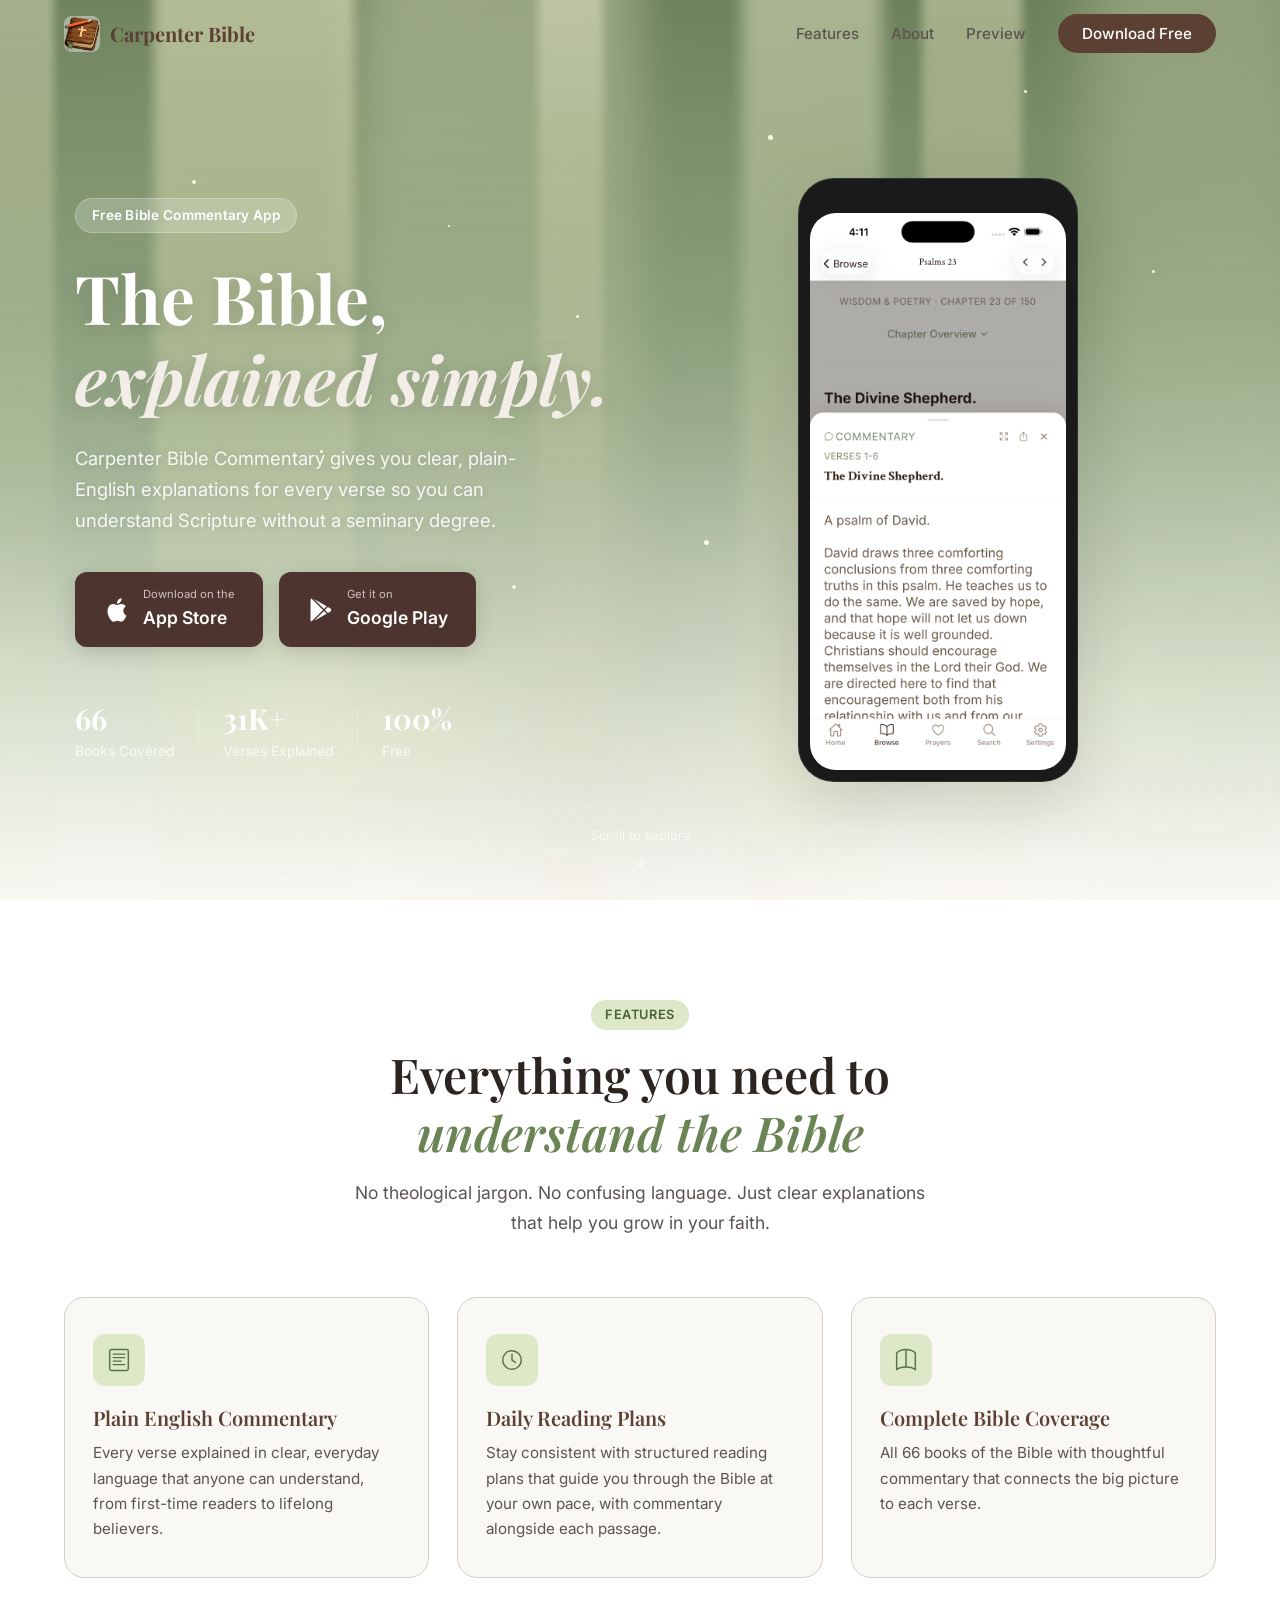
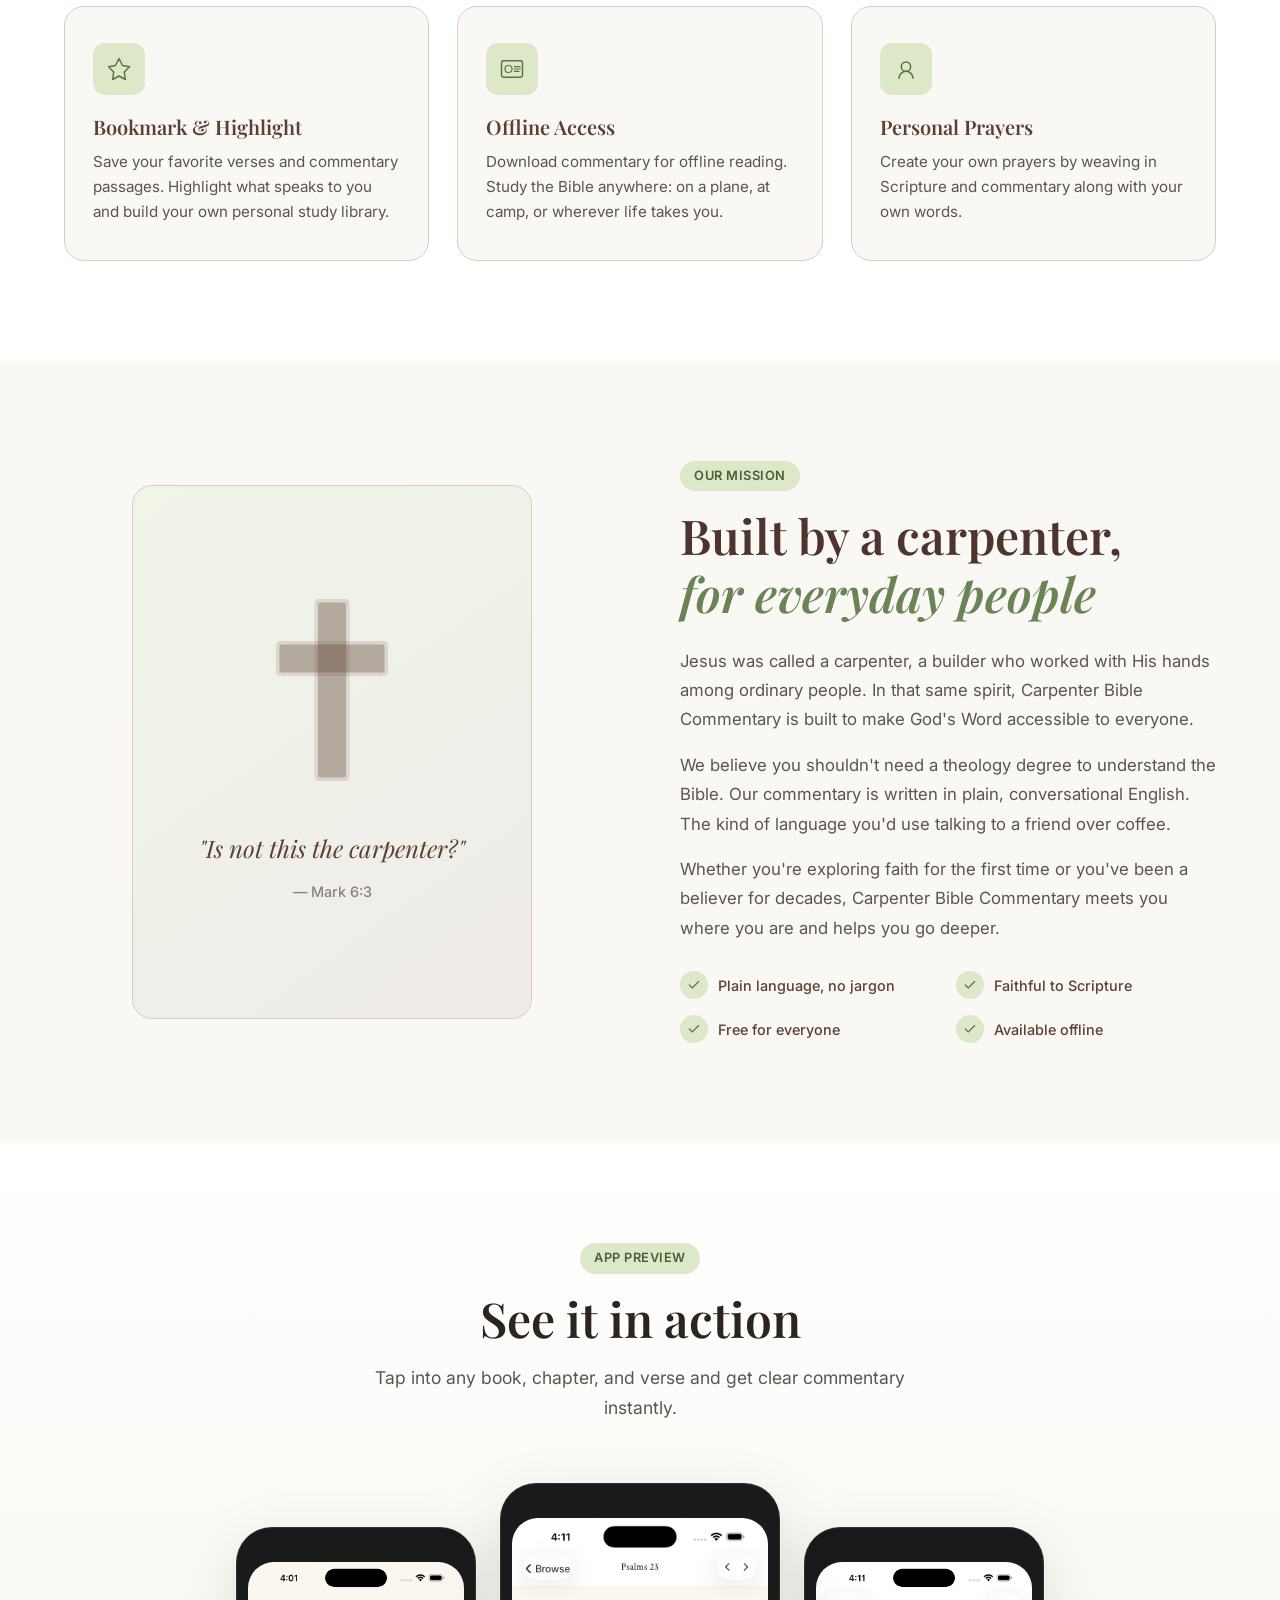
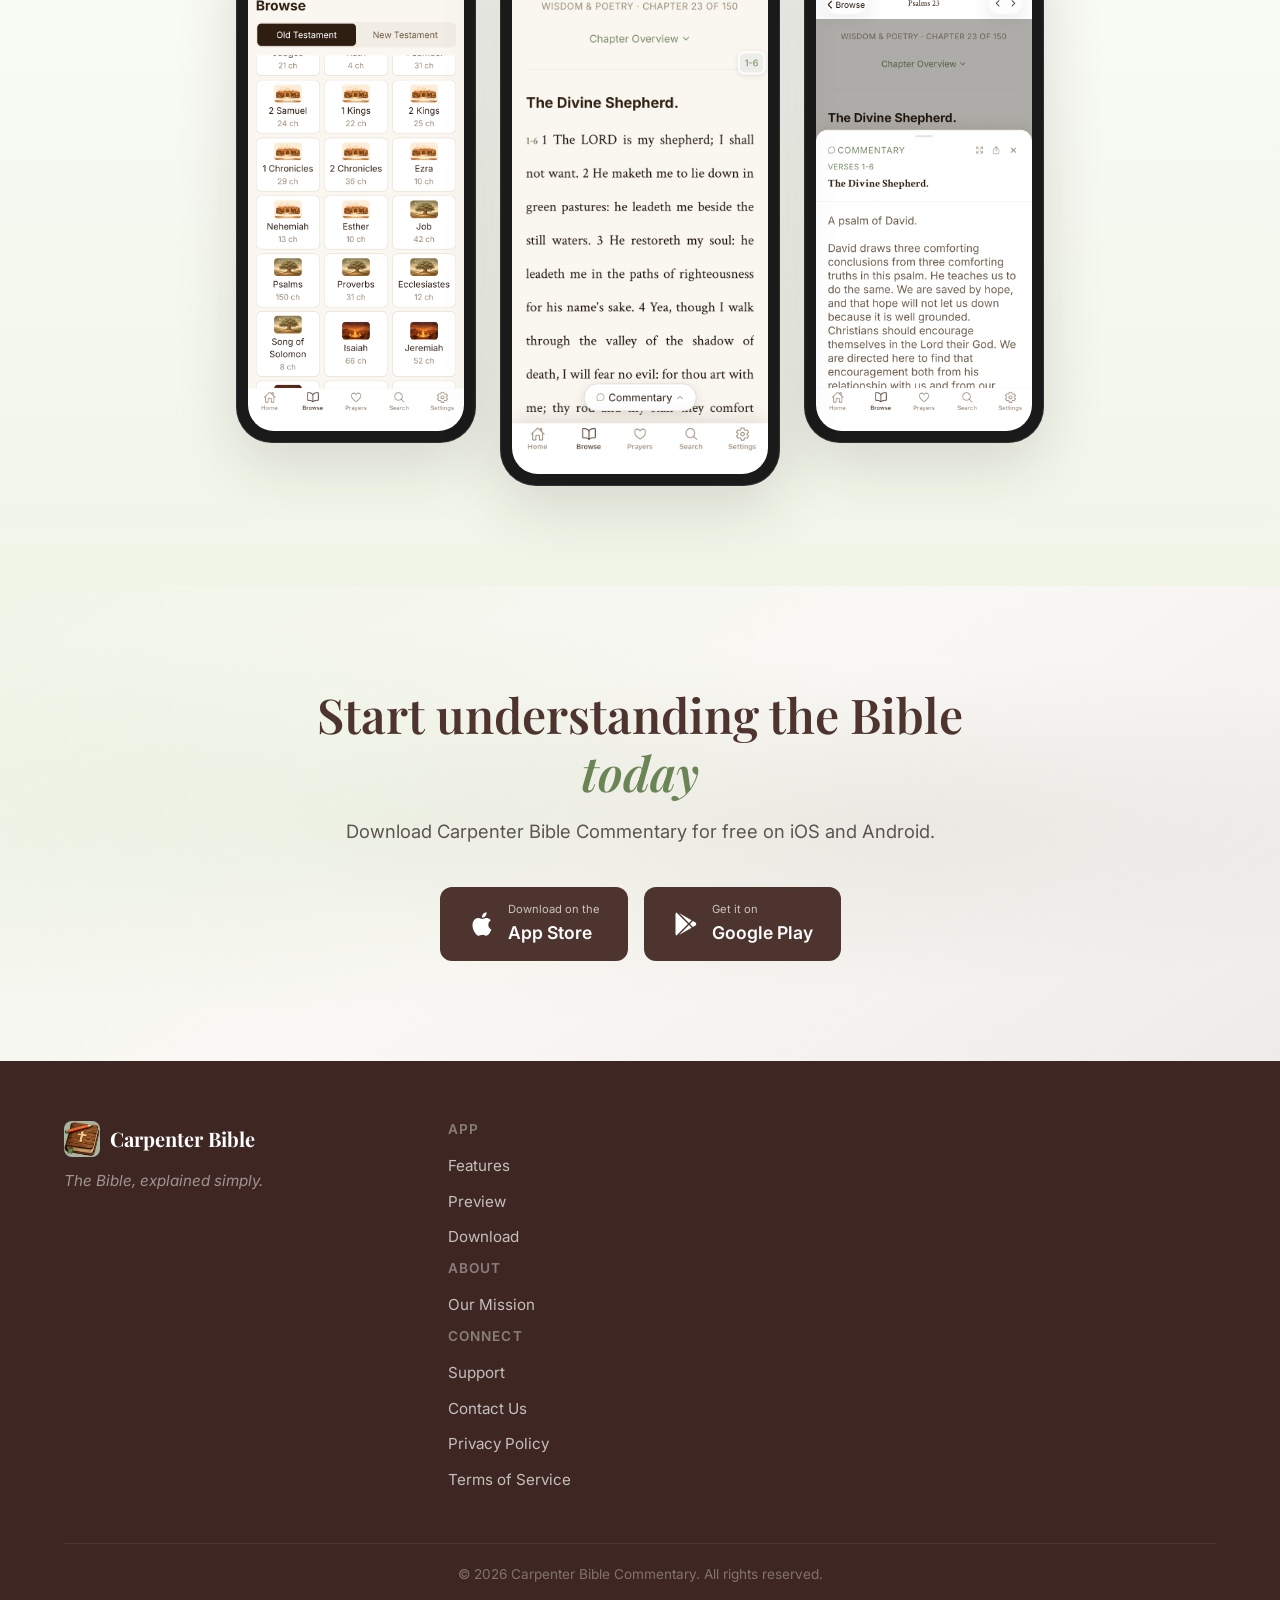
<file: index.html>
<!DOCTYPE html>
<html lang="en">
<head>
    <meta charset="UTF-8">
    <meta name="viewport" content="width=device-width, initial-scale=1.0">
    <title>Carpenter Bible Commentary | The Bible in Plain English</title>
    <meta name="description" content="Carpenter Bible Commentary makes the Bible accessible to everyone with verse-by-verse commentary written in plain, everyday English. Available on iOS and Android.">
    <link rel="preconnect" href="https://fonts.googleapis.com">
    <link rel="preconnect" href="https://fonts.gstatic.com" crossorigin>
    <link href="https://fonts.googleapis.com/css2?family=Playfair+Display:ital,wght@0,400;0,600;0,700;1,400&family=Inter:wght@300;400;500;600&display=swap" rel="stylesheet">
    <link rel="stylesheet" href="styles.css">
    <link rel="icon" type="image/png" href="images/carpenter_logo_final_small.png">
</head>
<body>

    <!-- Navigation -->
    <nav class="navbar" id="navbar">
        <div class="container nav-container">
            <a href="#" class="nav-logo">
                <img class="logo-icon" src="images/carpenter_logo_final_small.png" alt="Carpenter Bible Logo">
                <span>Carpenter Bible</span>
            </a>
            <button class="nav-toggle" id="navToggle" aria-label="Toggle navigation">
                <span></span>
                <span></span>
                <span></span>
            </button>
            <ul class="nav-links" id="navLinks">
                <li><a href="#features">Features</a></li>
                <li><a href="#about">About</a></li>
                <li><a href="#preview">Preview</a></li>
                <!-- <li><a href="#testimonials">Testimonials</a></li> -->
                <li><a href="#download" class="nav-cta">Download Free</a></li>
            </ul>
        </div>
    </nav>

    <!-- Hero Section -->
    <header class="hero">
        <div class="hero-bg-pattern"></div>
        <!-- Heavenly Light Rays -->
        <div class="light-rays" aria-hidden="true">
            <!-- Main beams -->
            <div class="ray ray-1"></div>
            <div class="ray ray-2"></div>
            <div class="ray ray-3"></div>
            <div class="ray ray-4"></div>
            <div class="ray ray-5"></div>
            <div class="ray ray-6"></div>
            <div class="ray ray-7"></div>
            <!-- Bloom / ground glow -->
            <div class="ray-bloom bloom-1"></div>
            <div class="ray-bloom bloom-2"></div>
            <div class="ray-bloom bloom-3"></div>
            <!-- Floating dust motes -->
            <div class="dust-field">
                <div class="dust dust-1"></div>
                <div class="dust dust-2"></div>
                <div class="dust dust-3"></div>
                <div class="dust dust-4"></div>
                <div class="dust dust-5"></div>
                <div class="dust dust-6"></div>
                <div class="dust dust-7"></div>
                <div class="dust dust-8"></div>
                <div class="dust dust-9"></div>
                <div class="dust dust-10"></div>
                <div class="dust dust-11"></div>
                <div class="dust dust-12"></div>
            </div>
        </div>
        <div class="container hero-container">
            <div class="hero-content">
                <div class="hero-badge">Free Bible Commentary App</div>
                <h1>The Bible,<br><em>explained simply.</em></h1>
                <p class="hero-subtitle">Carpenter Bible Commentary gives you clear, plain-English explanations for every verse so you can understand Scripture without a seminary degree.</p>
                <div class="hero-actions">
                    <a href="https://apps.apple.com/us/app/carpenter-bible-commentary/id6759418441" class="store-badge hero-store-badge" aria-label="Download on the App Store">
                        <svg width="28" height="28" viewBox="0 0 24 24" fill="currentColor">
                            <path d="M18.71 19.5c-.83 1.24-1.71 2.45-3.05 2.47-1.34.03-1.77-.79-3.29-.79-1.53 0-2 .77-3.27.82-1.31.05-2.3-1.32-3.14-2.53C4.25 17 2.94 12.45 4.7 9.39c.87-1.52 2.43-2.48 4.12-2.51 1.28-.02 2.5.87 3.29.87.78 0 2.26-1.07 3.8-.91.65.03 2.47.26 3.64 1.98-.09.06-2.17 1.28-2.15 3.81.03 3.02 2.65 4.03 2.68 4.04-.03.07-.42 1.44-1.38 2.83M13 3.5c.73-.83 1.94-1.46 2.94-1.5.13 1.17-.34 2.35-1.04 3.19-.69.85-1.83 1.51-2.95 1.42-.15-1.15.41-2.35 1.05-3.11z"/>
                        </svg>
                        <div>
                            <span class="store-badge-sub">Download on the</span>
                            <span class="store-badge-main">App Store</span>
                        </div>
                    </a>
                    <a href="https://play.google.com/store/apps/details?id=com.carpenter.bible" class="store-badge hero-store-badge" aria-label="Get it on Google Play">
                        <svg width="28" height="28" viewBox="0 0 24 24" fill="currentColor">
                            <path d="M3 20.5V3.5C3 2.91 3.34 2.39 3.84 2.15L13.69 12L3.84 21.85C3.34 21.61 3 21.09 3 20.5ZM16.81 15.12L6.05 21.34L14.54 12.85L16.81 15.12ZM20.16 10.81C20.5 11.08 20.75 11.5 20.75 12C20.75 12.5 20.5 12.92 20.16 13.19L17.89 14.5L15.39 12L17.89 9.5L20.16 10.81ZM6.05 2.66L16.81 8.88L14.54 11.15L6.05 2.66Z"/>
                        </svg>
                        <div>
                            <span class="store-badge-sub">Get it on</span>
                            <span class="store-badge-main">Google Play</span>
                        </div>
                    </a>
                </div>
                <div class="hero-stats">
                    <div class="stat">
                        <span class="stat-number">66</span>
                        <span class="stat-label">Books Covered</span>
                    </div>
                    <div class="stat-divider"></div>
                    <div class="stat">
                        <span class="stat-number">31K+</span>
                        <span class="stat-label">Verses Explained</span>
                    </div>
                    <div class="stat-divider"></div>
                    <div class="stat">
                        <span class="stat-number">100%</span>
                        <span class="stat-label">Free</span>
                    </div>
                </div>
            </div>
            <div class="hero-visual">
                <div class="phone-mockup">
                    <div class="phone-frame">
                        <div class="phone-notch"></div>
                        <div class="phone-screen">
                            <img src="images/screen_commentary.png" alt="Carpenter Bible Commentary - Psalm 23 commentary view" class="screen-img">
                        </div>
                    </div>
                </div>
                <div class="hero-glow"></div>
            </div>
        </div>
        <div class="hero-scroll-indicator">
            <span>Scroll to explore</span>
            <svg width="16" height="16" viewBox="0 0 24 24" fill="none" stroke="currentColor" stroke-width="2"><path d="M12 5v14M5 12l7 7 7-7"/></svg>
        </div>
    </header>

    <!-- Features Section -->
    <section class="features" id="features">
        <div class="container">
            <div class="section-header">
                <span class="section-tag">Features</span>
                <h2>Everything you need to<br><em>understand the Bible</em></h2>
                <p>No theological jargon. No confusing language. Just clear explanations that help you grow in your faith.</p>
            </div>
            <div class="features-grid">
                <div class="feature-card">
                    <div class="feature-icon">
                        <svg viewBox="0 0 48 48" fill="none" xmlns="http://www.w3.org/2000/svg">
                            <rect x="8" y="6" width="32" height="36" rx="3" stroke="currentColor" stroke-width="2.5"/>
                            <line x1="14" y1="14" x2="34" y2="14" stroke="currentColor" stroke-width="2" stroke-linecap="round"/>
                            <line x1="14" y1="20" x2="34" y2="20" stroke="currentColor" stroke-width="2" stroke-linecap="round"/>
                            <line x1="14" y1="26" x2="28" y2="26" stroke="currentColor" stroke-width="2" stroke-linecap="round"/>
                            <line x1="14" y1="32" x2="34" y2="32" stroke="currentColor" stroke-width="2" stroke-linecap="round"/>
                        </svg>
                    </div>
                    <h3>Plain English Commentary</h3>
                    <p>Every verse explained in clear, everyday language that anyone can understand, from first-time readers to lifelong believers.</p>
                </div>
                <div class="feature-card">
                    <div class="feature-icon">
                        <svg viewBox="0 0 48 48" fill="none" xmlns="http://www.w3.org/2000/svg">
                            <circle cx="24" cy="24" r="16" stroke="currentColor" stroke-width="2.5"/>
                            <path d="M24 14V24L30 28" stroke="currentColor" stroke-width="2.5" stroke-linecap="round"/>
                        </svg>
                    </div>
                    <h3>Daily Reading Plans</h3>
                    <p>Stay consistent with structured reading plans that guide you through the Bible at your own pace, with commentary alongside each passage.</p>
                </div>
                <div class="feature-card">
                    <div class="feature-icon">
                        <svg viewBox="0 0 48 48" fill="none" xmlns="http://www.w3.org/2000/svg">
                            <path d="M8 12C8 12 14 6 24 6C34 6 40 12 40 12V40C40 40 34 36 24 36C14 36 8 40 8 40V12Z" stroke="currentColor" stroke-width="2.5"/>
                            <line x1="24" y1="6" x2="24" y2="36" stroke="currentColor" stroke-width="2.5"/>
                        </svg>
                    </div>
                    <h3>Complete Bible Coverage</h3>
                    <p>All 66 books of the Bible with thoughtful commentary that connects the big picture to each verse.</p>
                </div>
                <div class="feature-card">
                    <div class="feature-icon">
                        <svg viewBox="0 0 48 48" fill="none" xmlns="http://www.w3.org/2000/svg">
                            <path d="M24 6L30 18L42 20L33 29L35 42L24 36L13 42L15 29L6 20L18 18L24 6Z" stroke="currentColor" stroke-width="2.5" stroke-linejoin="round"/>
                        </svg>
                    </div>
                    <h3>Bookmark & Highlight</h3>
                    <p>Save your favorite verses and commentary passages. Highlight what speaks to you and build your own personal study library.</p>
                </div>
                <div class="feature-card">
                    <div class="feature-icon">
                        <svg viewBox="0 0 48 48" fill="none" xmlns="http://www.w3.org/2000/svg">
                            <rect x="6" y="10" width="36" height="28" rx="4" stroke="currentColor" stroke-width="2.5"/>
                            <circle cx="18" cy="24" r="6" stroke="currentColor" stroke-width="2"/>
                            <path d="M28 20h10M28 24h10M28 28h8" stroke="currentColor" stroke-width="2" stroke-linecap="round"/>
                        </svg>
                    </div>
                    <h3>Offline Access</h3>
                    <p>Download commentary for offline reading. Study the Bible anywhere: on a plane, at camp, or wherever life takes you.</p>
                </div>
                <div class="feature-card">
                    <div class="feature-icon">
                        <svg viewBox="0 0 48 48" fill="none" xmlns="http://www.w3.org/2000/svg">
                            <circle cx="24" cy="20" r="8" stroke="currentColor" stroke-width="2.5"/>
                            <path d="M12 40C12 33.4 17.4 28 24 28C30.6 28 36 33.4 36 40" stroke="currentColor" stroke-width="2.5" stroke-linecap="round"/>
                        </svg>
                    </div>
                    <h3>Personal Prayers</h3>
                    <p>Create your own prayers by weaving in Scripture and commentary along with your own words.</p>
                </div>
            </div>
        </div>
    </section>

    <!-- About Section -->
    <section class="about" id="about">
        <div class="container about-container">
            <div class="about-visual">
                <div class="about-image-frame">
                    <div class="about-cross">
                        <svg viewBox="0 0 200 260" fill="none" xmlns="http://www.w3.org/2000/svg">
                            <rect x="75" y="0" width="50" height="260" rx="6" fill="#5C4033" opacity="0.15"/>
                            <rect x="20" y="60" width="160" height="50" rx="6" fill="#5C4033" opacity="0.15"/>
                            <rect x="80" y="5" width="40" height="250" rx="4" fill="#5C4033" opacity="0.3"/>
                            <rect x="25" y="65" width="150" height="40" rx="4" fill="#5C4033" opacity="0.3"/>
                        </svg>
                    </div>
                    <blockquote class="about-quote">
                        <p>"Is not this the carpenter?"</p>
                        <cite>— Mark 6:3</cite>
                    </blockquote>
                </div>
            </div>
            <div class="about-content">
                <span class="section-tag">Our Mission</span>
                <h2>Built by a carpenter,<br><em>for everyday people</em></h2>
                <p>Jesus was called a carpenter, a builder who worked with His hands among ordinary people. In that same spirit, Carpenter Bible Commentary is built to make God's Word accessible to everyone.</p>
                <p>We believe you shouldn't need a theology degree to understand the Bible. Our commentary is written in plain, conversational English. The kind of language you'd use talking to a friend over coffee.</p>
                <p>Whether you're exploring faith for the first time or you've been a believer for decades, Carpenter Bible Commentary meets you where you are and helps you go deeper.</p>
                <div class="about-values">
                    <div class="value">
                        <div class="value-icon">
                            <svg width="24" height="24" viewBox="0 0 24 24" fill="none" stroke="currentColor" stroke-width="2" stroke-linecap="round"><polyline points="20 6 9 17 4 12"/></svg>
                        </div>
                        <span>Plain language, no jargon</span>
                    </div>
                    <div class="value">
                        <div class="value-icon">
                            <svg width="24" height="24" viewBox="0 0 24 24" fill="none" stroke="currentColor" stroke-width="2" stroke-linecap="round"><polyline points="20 6 9 17 4 12"/></svg>
                        </div>
                        <span>Faithful to Scripture</span>
                    </div>
                    <div class="value">
                        <div class="value-icon">
                            <svg width="24" height="24" viewBox="0 0 24 24" fill="none" stroke="currentColor" stroke-width="2" stroke-linecap="round"><polyline points="20 6 9 17 4 12"/></svg>
                        </div>
                        <span>Free for everyone</span>
                    </div>
                    <div class="value">
                        <div class="value-icon">
                            <svg width="24" height="24" viewBox="0 0 24 24" fill="none" stroke="currentColor" stroke-width="2" stroke-linecap="round"><polyline points="20 6 9 17 4 12"/></svg>
                        </div>
                        <span>Available offline</span>
                    </div>
                </div>
            </div>
        </div>
    </section>

    <!-- App Preview Section -->
    <section class="preview" id="preview">
        <div class="container">
            <div class="section-header">
                <span class="section-tag">App Preview</span>
                <h2>See it in action</h2>
                <p>Tap into any book, chapter, and verse and get clear commentary instantly.</p>
            </div>
            <div class="preview-phones">
                <div class="preview-phone preview-phone-left">
                    <div class="phone-frame phone-frame-small">
                        <div class="phone-notch"></div>
                        <div class="phone-screen">
                            <img src="images/screen_browse.png" alt="Browse books of the Bible" class="screen-img">
                        </div>
                    </div>
                </div>
                <div class="preview-phone preview-phone-center">
                    <div class="phone-frame">
                        <div class="phone-notch"></div>
                        <div class="phone-screen">
                            <img src="images/screen_scripture.png" alt="Read Psalm 23 scripture" class="screen-img">
                        </div>
                    </div>
                </div>
                <div class="preview-phone preview-phone-right">
                    <div class="phone-frame phone-frame-small">
                        <div class="phone-notch"></div>
                        <div class="phone-screen">
                            <img src="images/screen_commentary.png" alt="Create and save prayers" class="screen-img">
                        </div>
                    </div>
                </div>
            </div>
        </div>
    </section>

    <!-- Testimonials Section (commented out until real testimonials are available)
    <section class="testimonials" id="testimonials">
        <div class="container">
            <div class="section-header">
                <span class="section-tag">Testimonials</span>
                <h2>What people are saying</h2>
            </div>
            <div class="testimonials-grid">
                <div class="testimonial-card">
                    <div class="testimonial-stars">&#9733;&#9733;&#9733;&#9733;&#9733;</div>
                    <p class="testimonial-text">"I've tried so many Bible apps, but this is the first one where I actually understand what I'm reading. The commentary is like having a wise friend explain things to you."</p>
                    <div class="testimonial-author">
                        <div class="author-avatar">M</div>
                        <div>
                            <div class="author-name">Maria S.</div>
                            <div class="author-detail">Bible reader for 2 years</div>
                        </div>
                    </div>
                </div>
                <div class="testimonial-card">
                    <div class="testimonial-stars">&#9733;&#9733;&#9733;&#9733;&#9733;</div>
                    <p class="testimonial-text">"As a pastor, I recommend this app to everyone in my congregation who wants to study the Bible on their own. It's theologically sound and incredibly accessible."</p>
                    <div class="testimonial-author">
                        <div class="author-avatar">J</div>
                        <div>
                            <div class="author-name">James T.</div>
                            <div class="author-detail">Pastor, Grace Community Church</div>
                        </div>
                    </div>
                </div>
                <div class="testimonial-card">
                    <div class="testimonial-stars">&#9733;&#9733;&#9733;&#9733;&#9733;</div>
                    <p class="testimonial-text">"I grew up in church but never really understood most of the Bible. This app changed that for me. The plain English commentary makes the Old Testament come alive."</p>
                    <div class="testimonial-author">
                        <div class="author-avatar">D</div>
                        <div>
                            <div class="author-name">David R.</div>
                            <div class="author-detail">Lifelong believer</div>
                        </div>
                    </div>
                </div>
            </div>
        </div>
    </section>
    -->

    <!-- Download / CTA Section -->
    <section class="download" id="download">
        <div class="download-bg-pattern"></div>
        <div class="container download-container">
            <h2>Start understanding the Bible<br><em>today</em></h2>
            <p>Download Carpenter Bible Commentary for free on iOS and Android.</p>
            <div class="download-buttons">
                <a href="https://apps.apple.com/us/app/carpenter-bible-commentary/id6759418441" class="store-badge" aria-label="Download on the App Store">
                    <svg width="28" height="28" viewBox="0 0 24 24" fill="currentColor">
                        <path d="M18.71 19.5c-.83 1.24-1.71 2.45-3.05 2.47-1.34.03-1.77-.79-3.29-.79-1.53 0-2 .77-3.27.82-1.31.05-2.3-1.32-3.14-2.53C4.25 17 2.94 12.45 4.7 9.39c.87-1.52 2.43-2.48 4.12-2.51 1.28-.02 2.5.87 3.29.87.78 0 2.26-1.07 3.8-.91.65.03 2.47.26 3.64 1.98-.09.06-2.17 1.28-2.15 3.81.03 3.02 2.65 4.03 2.68 4.04-.03.07-.42 1.44-1.38 2.83M13 3.5c.73-.83 1.94-1.46 2.94-1.5.13 1.17-.34 2.35-1.04 3.19-.69.85-1.83 1.51-2.95 1.42-.15-1.15.41-2.35 1.05-3.11z"/>
                    </svg>
                    <div>
                        <span class="store-badge-sub">Download on the</span>
                        <span class="store-badge-main">App Store</span>
                    </div>
                </a>
                <a href="https://play.google.com/store/apps/details?id=com.carpenter.bible" class="store-badge" aria-label="Get it on Google Play">
                    <svg width="28" height="28" viewBox="0 0 24 24" fill="currentColor">
                        <path d="M3 20.5V3.5C3 2.91 3.34 2.39 3.84 2.15L13.69 12L3.84 21.85C3.34 21.61 3 21.09 3 20.5ZM16.81 15.12L6.05 21.34L14.54 12.85L16.81 15.12ZM20.16 10.81C20.5 11.08 20.75 11.5 20.75 12C20.75 12.5 20.5 12.92 20.16 13.19L17.89 14.5L15.39 12L17.89 9.5L20.16 10.81ZM6.05 2.66L16.81 8.88L14.54 11.15L6.05 2.66Z"/>
                    </svg>
                    <div>
                        <span class="store-badge-sub">Get it on</span>
                        <span class="store-badge-main">Google Play</span>
                    </div>
                </a>
            </div>
        </div>
    </section>

    <!-- Footer -->
    <footer class="footer">
        <div class="container footer-container">
            <div class="footer-brand">
                <a href="#" class="nav-logo">
                    <img class="logo-icon" src="images/carpenter_logo_final_small.png" alt="Carpenter Bible Logo">
                    <span>Carpenter Bible</span>
                </a>
                <p class="footer-tagline">The Bible, explained simply.</p>
            </div>
            <div class="footer-links">
                <div class="footer-col">
                    <h4>App</h4>
                    <ul>
                        <li><a href="#features">Features</a></li>
                        <li><a href="#preview">Preview</a></li>
                        <li><a href="#download">Download</a></li>
                    </ul>
                </div>
                <div class="footer-col">
                    <h4>About</h4>
                    <ul>
                        <li><a href="#about">Our Mission</a></li>
                        <!-- <li><a href="#testimonials">Testimonials</a></li> -->
                    </ul>
                </div>
                <div class="footer-col">
                    <h4>Connect</h4>
                    <ul>
                        <li><a href="support/">Support</a></li>
                        <li><a href="mailto:james@carpenterbible.com">Contact Us</a></li>
                        <li><a href="privacy/">Privacy Policy</a></li>
                        <li><a href="terms/">Terms of Service</a></li>
                    </ul>
                </div>
            </div>
        </div>
        <div class="container">
            <div class="footer-bottom">
                <p>&copy; 2026 Carpenter Bible Commentary. All rights reserved.</p>
            </div>
        </div>
    </footer>

    <script src="script.js"></script>
</body>
</html>
</file>
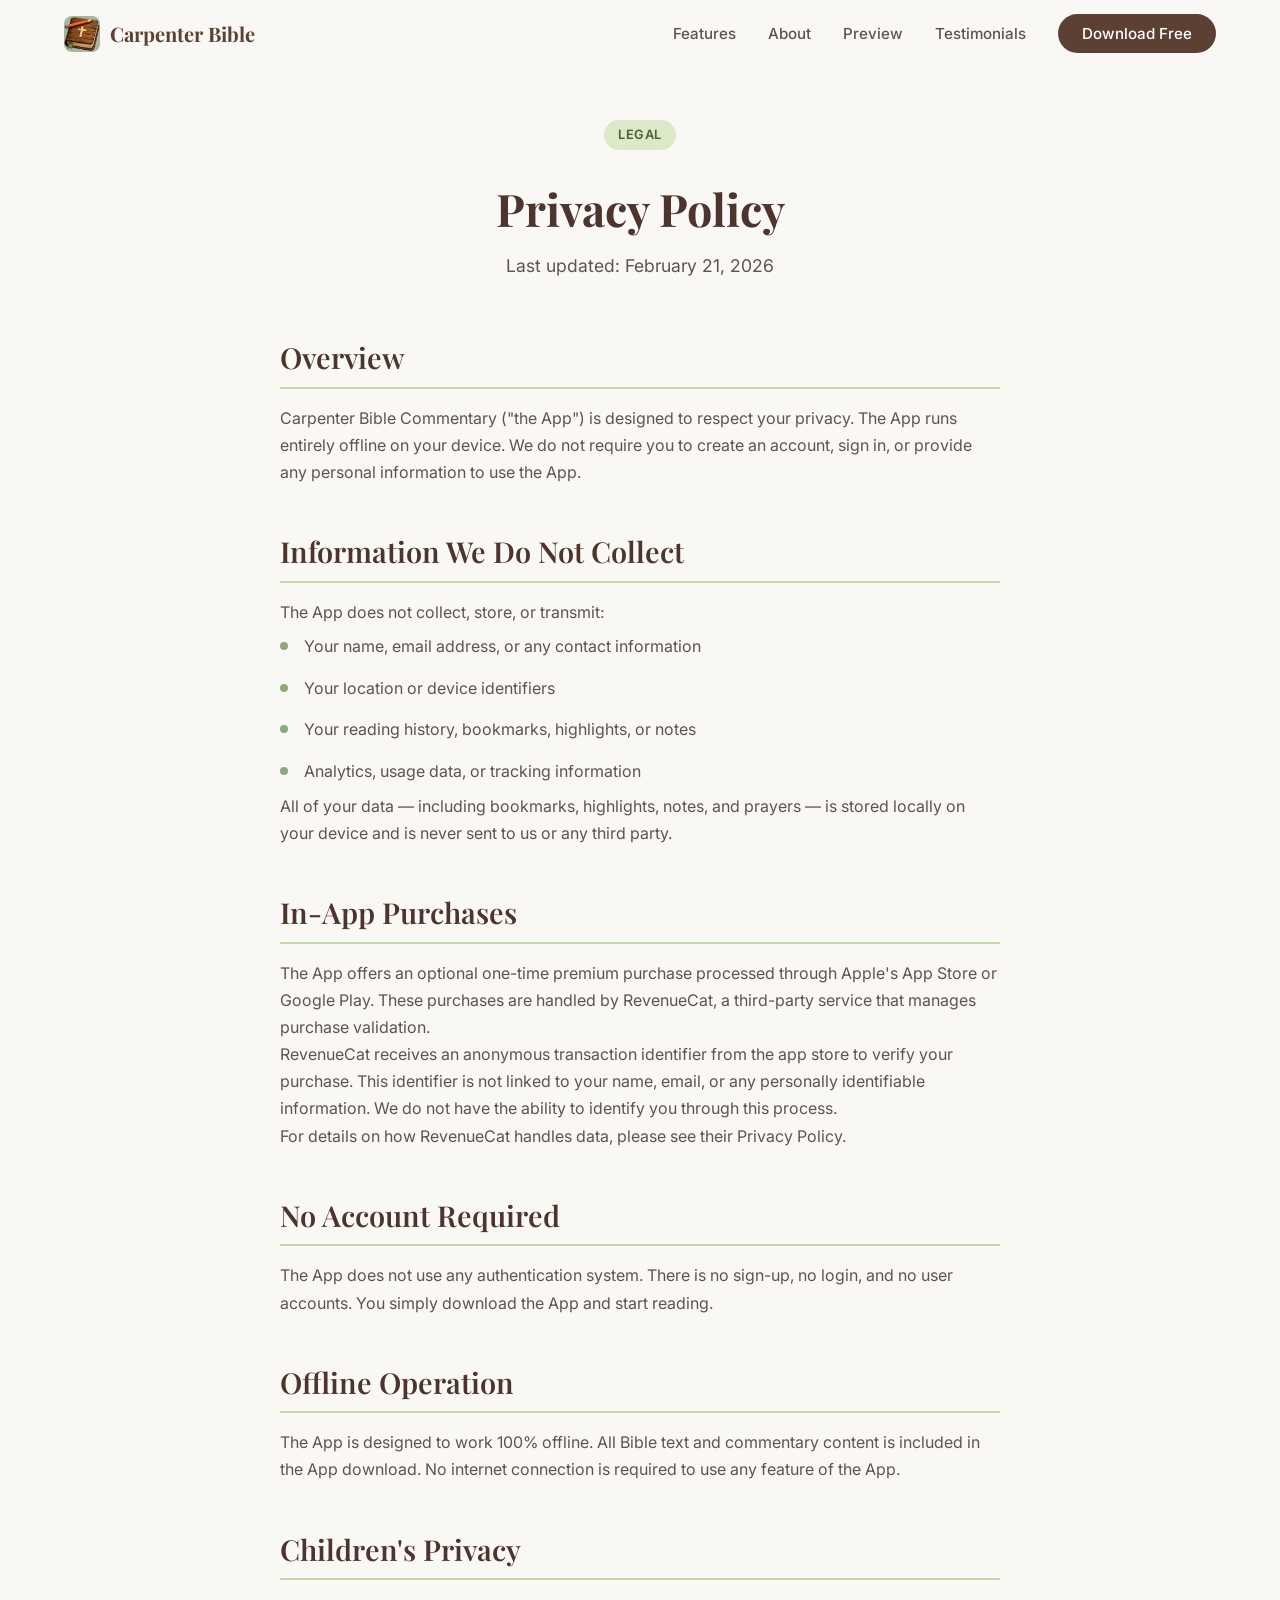
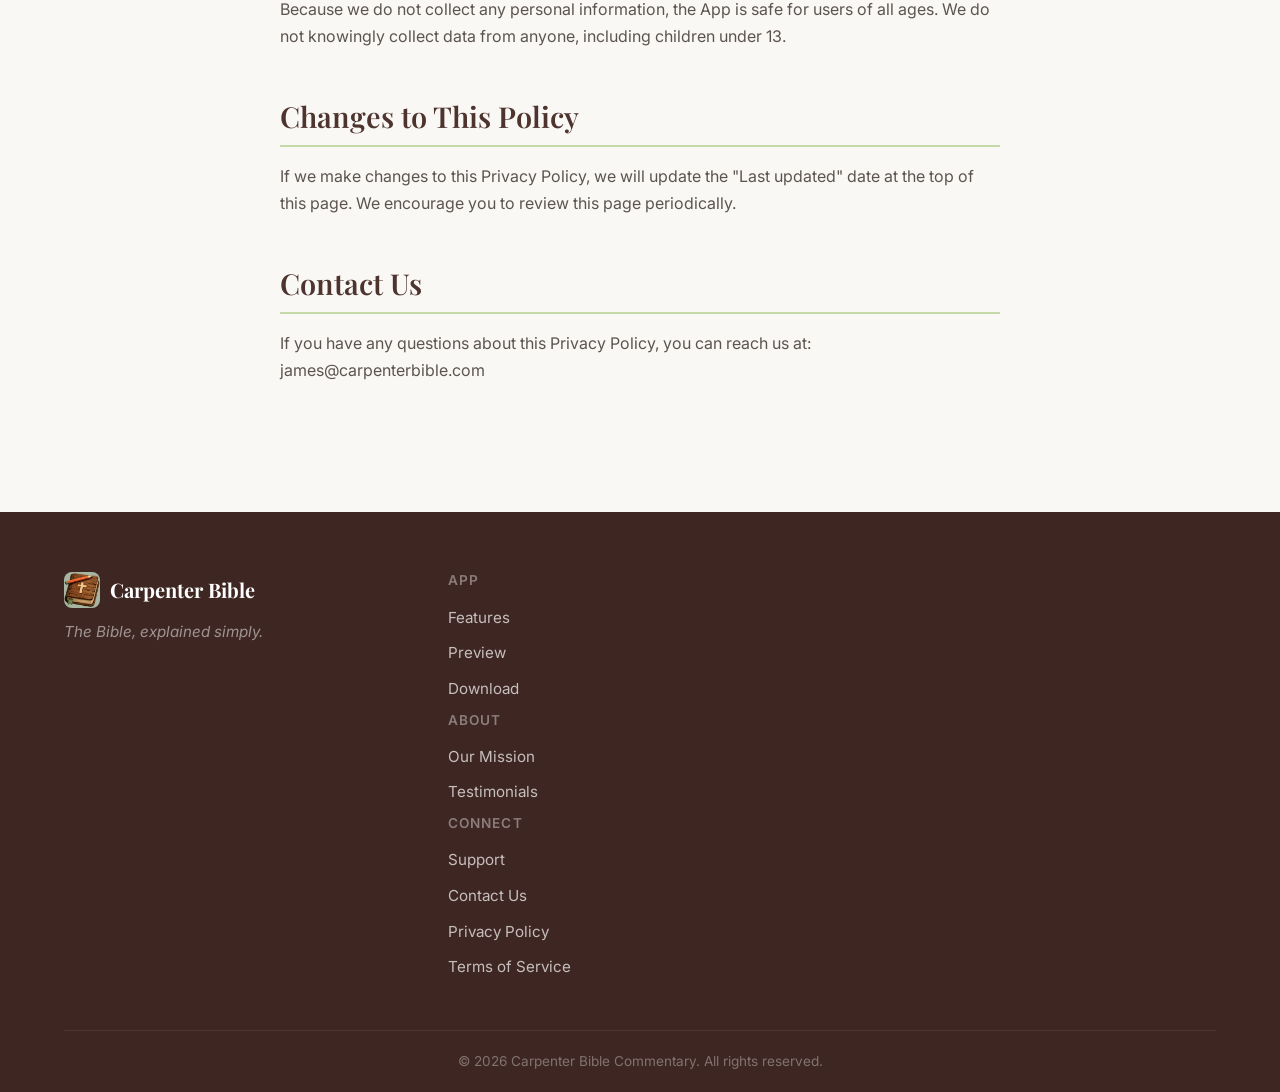
<file: policy/index.html>
<!DOCTYPE html>
<html lang="en">
<head>
    <meta charset="UTF-8">
    <meta name="viewport" content="width=device-width, initial-scale=1.0">
    <title>Privacy Policy — Carpenter Bible Commentary</title>
    <meta name="description" content="Privacy Policy for Carpenter Bible Commentary. Learn how we handle your data — spoiler: we collect almost nothing.">
    <link rel="preconnect" href="https://fonts.googleapis.com">
    <link rel="preconnect" href="https://fonts.gstatic.com" crossorigin>
    <link href="https://fonts.googleapis.com/css2?family=Playfair+Display:ital,wght@0,400;0,600;0,700;1,400&family=Inter:wght@300;400;500;600&display=swap" rel="stylesheet">
    <link rel="stylesheet" href="../styles.css">
    <link rel="icon" type="image/png" href="../images/carpenter_logo_final_small.png">
</head>
<body>

    <!-- Navigation -->
    <nav class="navbar" id="navbar">
        <div class="container nav-container">
            <a href="../" class="nav-logo">
                <img class="logo-icon" src="../images/carpenter_logo_final_small.png" alt="Carpenter Bible Logo">
                <span>Carpenter Bible</span>
            </a>
            <button class="nav-toggle" id="navToggle" aria-label="Toggle navigation">
                <span></span>
                <span></span>
                <span></span>
            </button>
            <ul class="nav-links" id="navLinks">
                <li><a href="../#features">Features</a></li>
                <li><a href="../#about">About</a></li>
                <li><a href="../#preview">Preview</a></li>
                <li><a href="../#testimonials">Testimonials</a></li>
                <li><a href="../#download" class="nav-cta">Download Free</a></li>
            </ul>
        </div>
    </nav>

    <!-- Privacy Policy Content -->
    <main class="support-page">
        <div class="container">

            <div class="support-header">
                <span class="section-tag">Legal</span>
                <h1>Privacy Policy</h1>
                <p>Last updated: February 21, 2026</p>
            </div>

            <section class="support-section">
                <h2>Overview</h2>
                <p>Carpenter Bible Commentary ("the App") is designed to respect your privacy. The App runs entirely offline on your device. We do not require you to create an account, sign in, or provide any personal information to use the App.</p>
            </section>

            <section class="support-section">
                <h2>Information We Do Not Collect</h2>
                <p>The App does not collect, store, or transmit:</p>
                <ul>
                    <li>Your name, email address, or any contact information</li>
                    <li>Your location or device identifiers</li>
                    <li>Your reading history, bookmarks, highlights, or notes</li>
                    <li>Analytics, usage data, or tracking information</li>
                </ul>
                <p>All of your data — including bookmarks, highlights, notes, and prayers — is stored locally on your device and is never sent to us or any third party.</p>
            </section>

            <section class="support-section">
                <h2>In-App Purchases</h2>
                <p>The App offers an optional one-time premium purchase processed through Apple's App Store or Google Play. These purchases are handled by <a href="https://www.revenuecat.com/privacy" target="_blank" rel="noopener noreferrer">RevenueCat</a>, a third-party service that manages purchase validation.</p>
                <p>RevenueCat receives an anonymous transaction identifier from the app store to verify your purchase. This identifier is not linked to your name, email, or any personally identifiable information. We do not have the ability to identify you through this process.</p>
                <p>For details on how RevenueCat handles data, please see their <a href="https://www.revenuecat.com/privacy" target="_blank" rel="noopener noreferrer">Privacy Policy</a>.</p>
            </section>

            <section class="support-section">
                <h2>No Account Required</h2>
                <p>The App does not use any authentication system. There is no sign-up, no login, and no user accounts. You simply download the App and start reading.</p>
            </section>

            <section class="support-section">
                <h2>Offline Operation</h2>
                <p>The App is designed to work 100% offline. All Bible text and commentary content is included in the App download. No internet connection is required to use any feature of the App.</p>
            </section>

            <section class="support-section">
                <h2>Children's Privacy</h2>
                <p>Because we do not collect any personal information, the App is safe for users of all ages. We do not knowingly collect data from anyone, including children under 13.</p>
            </section>

            <section class="support-section">
                <h2>Changes to This Policy</h2>
                <p>If we make changes to this Privacy Policy, we will update the "Last updated" date at the top of this page. We encourage you to review this page periodically.</p>
            </section>

            <section class="support-section">
                <h2>Contact Us</h2>
                <p>If you have any questions about this Privacy Policy, you can reach us at:</p>
                <p><a href="mailto:james@carpenterbible.com">james@carpenterbible.com</a></p>
            </section>

        </div>
    </main>

    <!-- Footer -->
    <footer class="footer">
        <div class="container footer-container">
            <div class="footer-brand">
                <a href="../" class="nav-logo">
                    <img class="logo-icon" src="../images/carpenter_logo_final_small.png" alt="Carpenter Bible Logo">
                    <span>Carpenter Bible</span>
                </a>
                <p class="footer-tagline">The Bible, explained simply.</p>
            </div>
            <div class="footer-links">
                <div class="footer-col">
                    <h4>App</h4>
                    <ul>
                        <li><a href="../#features">Features</a></li>
                        <li><a href="../#preview">Preview</a></li>
                        <li><a href="../#download">Download</a></li>
                    </ul>
                </div>
                <div class="footer-col">
                    <h4>About</h4>
                    <ul>
                        <li><a href="../#about">Our Mission</a></li>
                        <li><a href="../#testimonials">Testimonials</a></li>
                    </ul>
                </div>
                <div class="footer-col">
                    <h4>Connect</h4>
                    <ul>
                        <li><a href="../support/">Support</a></li>
                        <li><a href="mailto:james@carpenterbible.com">Contact Us</a></li>
                        <li><a href="../policy/">Privacy Policy</a></li>
                        <li><a href="#">Terms of Service</a></li>
                    </ul>
                </div>
            </div>
        </div>
        <div class="container">
            <div class="footer-bottom">
                <p>&copy; 2026 Carpenter Bible Commentary. All rights reserved.</p>
            </div>
        </div>
    </footer>

    <script src="../script.js"></script>
</body>
</html>
</file>
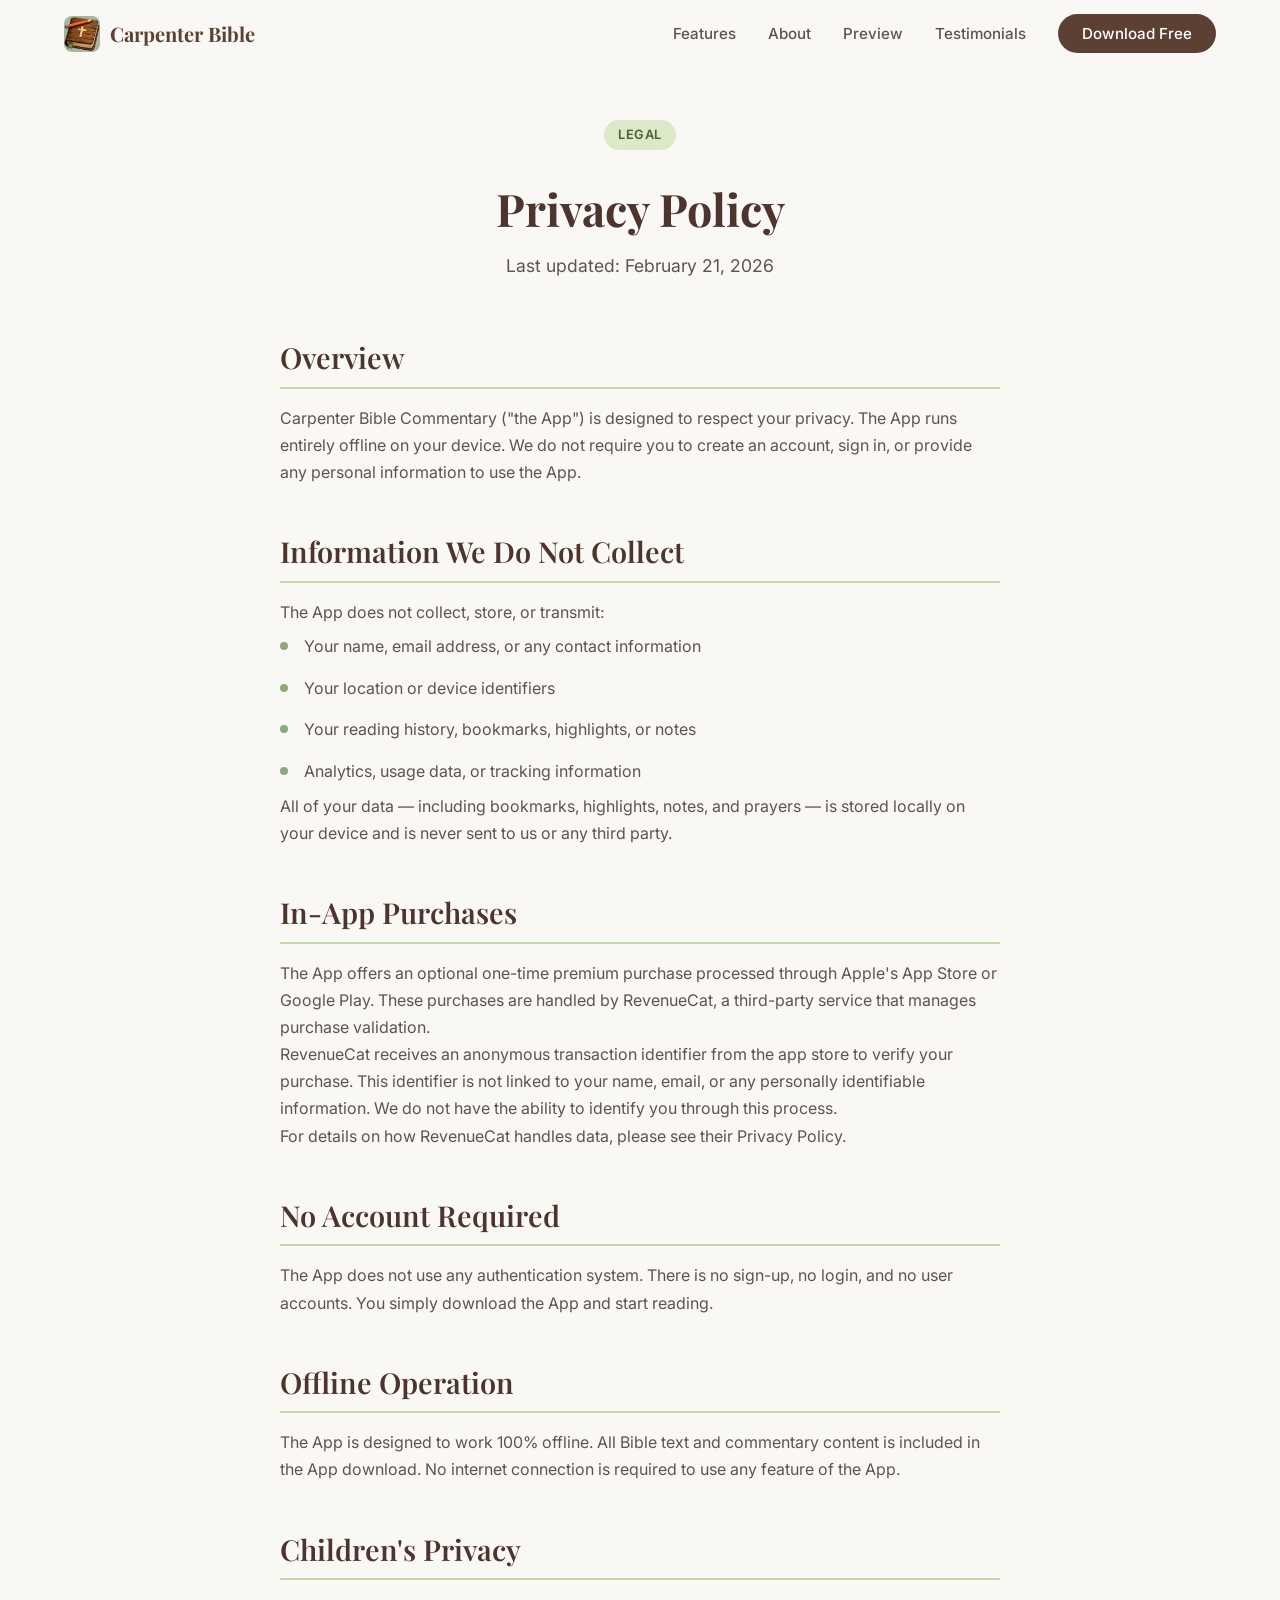
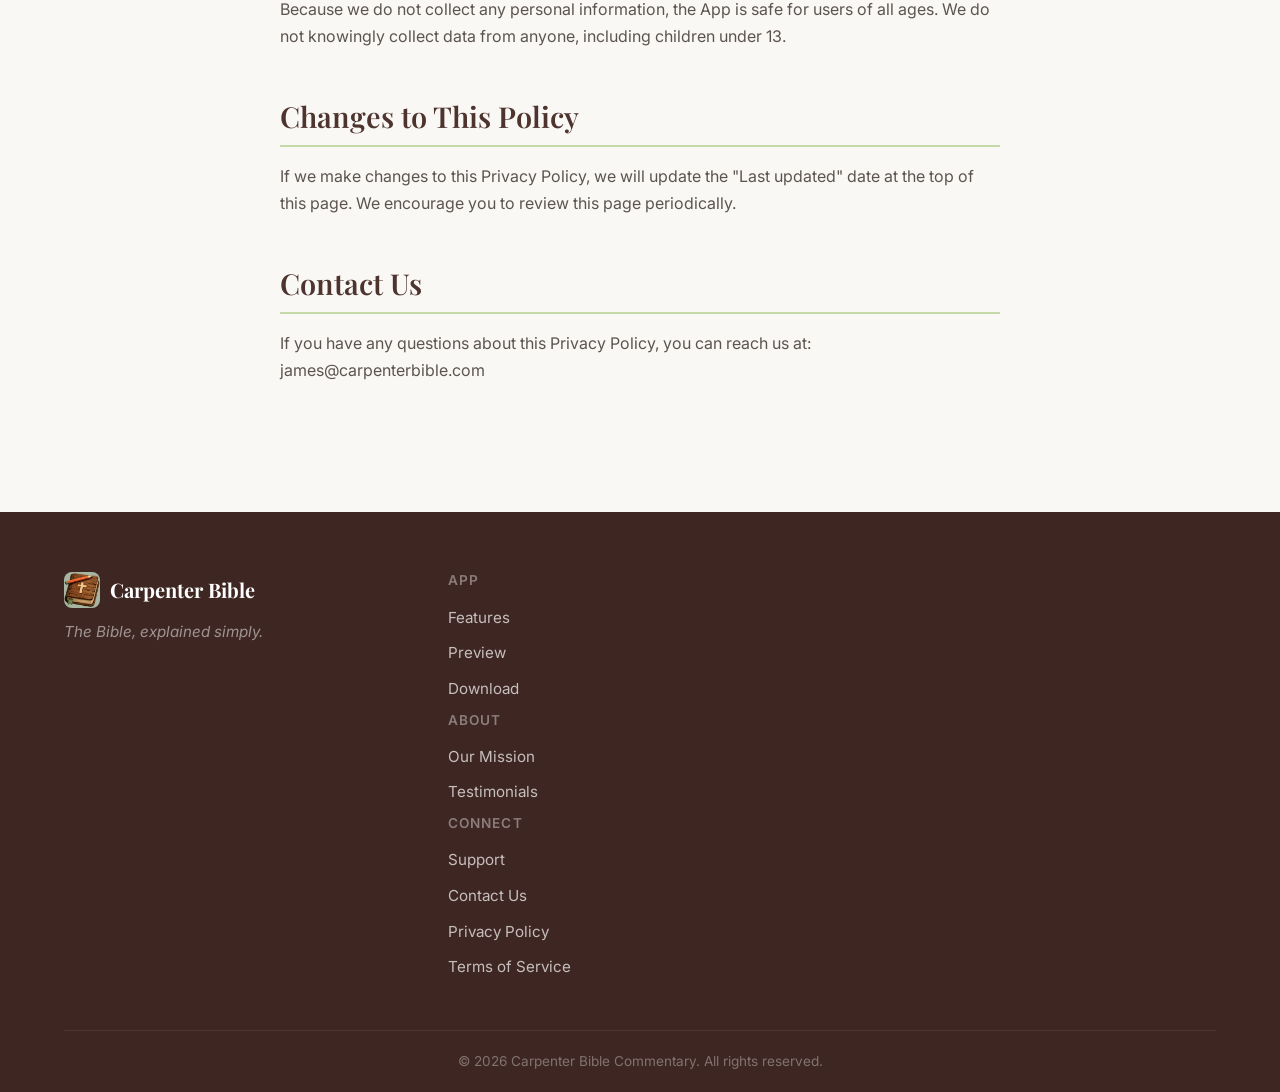
<file: privacy/index.html>
<!DOCTYPE html>
<html lang="en">
<head>
    <meta charset="UTF-8">
    <meta name="viewport" content="width=device-width, initial-scale=1.0">
    <title>Privacy Policy — Carpenter Bible Commentary</title>
    <meta name="description" content="Privacy Policy for Carpenter Bible Commentary. Learn how we handle your data — spoiler: we collect almost nothing.">
    <link rel="preconnect" href="https://fonts.googleapis.com">
    <link rel="preconnect" href="https://fonts.gstatic.com" crossorigin>
    <link href="https://fonts.googleapis.com/css2?family=Playfair+Display:ital,wght@0,400;0,600;0,700;1,400&family=Inter:wght@300;400;500;600&display=swap" rel="stylesheet">
    <link rel="stylesheet" href="../styles.css">
    <link rel="icon" type="image/png" href="../images/carpenter_logo_final_small.png">
</head>
<body>

    <!-- Navigation -->
    <nav class="navbar" id="navbar">
        <div class="container nav-container">
            <a href="../" class="nav-logo">
                <img class="logo-icon" src="../images/carpenter_logo_final_small.png" alt="Carpenter Bible Logo">
                <span>Carpenter Bible</span>
            </a>
            <button class="nav-toggle" id="navToggle" aria-label="Toggle navigation">
                <span></span>
                <span></span>
                <span></span>
            </button>
            <ul class="nav-links" id="navLinks">
                <li><a href="../#features">Features</a></li>
                <li><a href="../#about">About</a></li>
                <li><a href="../#preview">Preview</a></li>
                <li><a href="../#testimonials">Testimonials</a></li>
                <li><a href="../#download" class="nav-cta">Download Free</a></li>
            </ul>
        </div>
    </nav>

    <!-- Privacy Policy Content -->
    <main class="support-page">
        <div class="container">

            <div class="support-header">
                <span class="section-tag">Legal</span>
                <h1>Privacy Policy</h1>
                <p>Last updated: February 21, 2026</p>
            </div>

            <section class="support-section">
                <h2>Overview</h2>
                <p>Carpenter Bible Commentary ("the App") is designed to respect your privacy. The App runs entirely offline on your device. We do not require you to create an account, sign in, or provide any personal information to use the App.</p>
            </section>

            <section class="support-section">
                <h2>Information We Do Not Collect</h2>
                <p>The App does not collect, store, or transmit:</p>
                <ul>
                    <li>Your name, email address, or any contact information</li>
                    <li>Your location or device identifiers</li>
                    <li>Your reading history, bookmarks, highlights, or notes</li>
                    <li>Analytics, usage data, or tracking information</li>
                </ul>
                <p>All of your data — including bookmarks, highlights, notes, and prayers — is stored locally on your device and is never sent to us or any third party.</p>
            </section>

            <section class="support-section">
                <h2>In-App Purchases</h2>
                <p>The App offers an optional one-time premium purchase processed through Apple's App Store or Google Play. These purchases are handled by <a href="https://www.revenuecat.com/privacy" target="_blank" rel="noopener noreferrer">RevenueCat</a>, a third-party service that manages purchase validation.</p>
                <p>RevenueCat receives an anonymous transaction identifier from the app store to verify your purchase. This identifier is not linked to your name, email, or any personally identifiable information. We do not have the ability to identify you through this process.</p>
                <p>For details on how RevenueCat handles data, please see their <a href="https://www.revenuecat.com/privacy" target="_blank" rel="noopener noreferrer">Privacy Policy</a>.</p>
            </section>

            <section class="support-section">
                <h2>No Account Required</h2>
                <p>The App does not use any authentication system. There is no sign-up, no login, and no user accounts. You simply download the App and start reading.</p>
            </section>

            <section class="support-section">
                <h2>Offline Operation</h2>
                <p>The App is designed to work 100% offline. All Bible text and commentary content is included in the App download. No internet connection is required to use any feature of the App.</p>
            </section>

            <section class="support-section">
                <h2>Children's Privacy</h2>
                <p>Because we do not collect any personal information, the App is safe for users of all ages. We do not knowingly collect data from anyone, including children under 13.</p>
            </section>

            <section class="support-section">
                <h2>Changes to This Policy</h2>
                <p>If we make changes to this Privacy Policy, we will update the "Last updated" date at the top of this page. We encourage you to review this page periodically.</p>
            </section>

            <section class="support-section">
                <h2>Contact Us</h2>
                <p>If you have any questions about this Privacy Policy, you can reach us at:</p>
                <p><a href="mailto:james@carpenterbible.com">james@carpenterbible.com</a></p>
            </section>

        </div>
    </main>

    <!-- Footer -->
    <footer class="footer">
        <div class="container footer-container">
            <div class="footer-brand">
                <a href="../" class="nav-logo">
                    <img class="logo-icon" src="../images/carpenter_logo_final_small.png" alt="Carpenter Bible Logo">
                    <span>Carpenter Bible</span>
                </a>
                <p class="footer-tagline">The Bible, explained simply.</p>
            </div>
            <div class="footer-links">
                <div class="footer-col">
                    <h4>App</h4>
                    <ul>
                        <li><a href="../#features">Features</a></li>
                        <li><a href="../#preview">Preview</a></li>
                        <li><a href="../#download">Download</a></li>
                    </ul>
                </div>
                <div class="footer-col">
                    <h4>About</h4>
                    <ul>
                        <li><a href="../#about">Our Mission</a></li>
                        <li><a href="../#testimonials">Testimonials</a></li>
                    </ul>
                </div>
                <div class="footer-col">
                    <h4>Connect</h4>
                    <ul>
                        <li><a href="../support/">Support</a></li>
                        <li><a href="mailto:james@carpenterbible.com">Contact Us</a></li>
                        <li><a href="../privacy/">Privacy Policy</a></li>
                        <li><a href="../terms/">Terms of Service</a></li>
                    </ul>
                </div>
            </div>
        </div>
        <div class="container">
            <div class="footer-bottom">
                <p>&copy; 2026 Carpenter Bible Commentary. All rights reserved.</p>
            </div>
        </div>
    </footer>

    <script src="../script.js"></script>
</body>
</html>
</file>
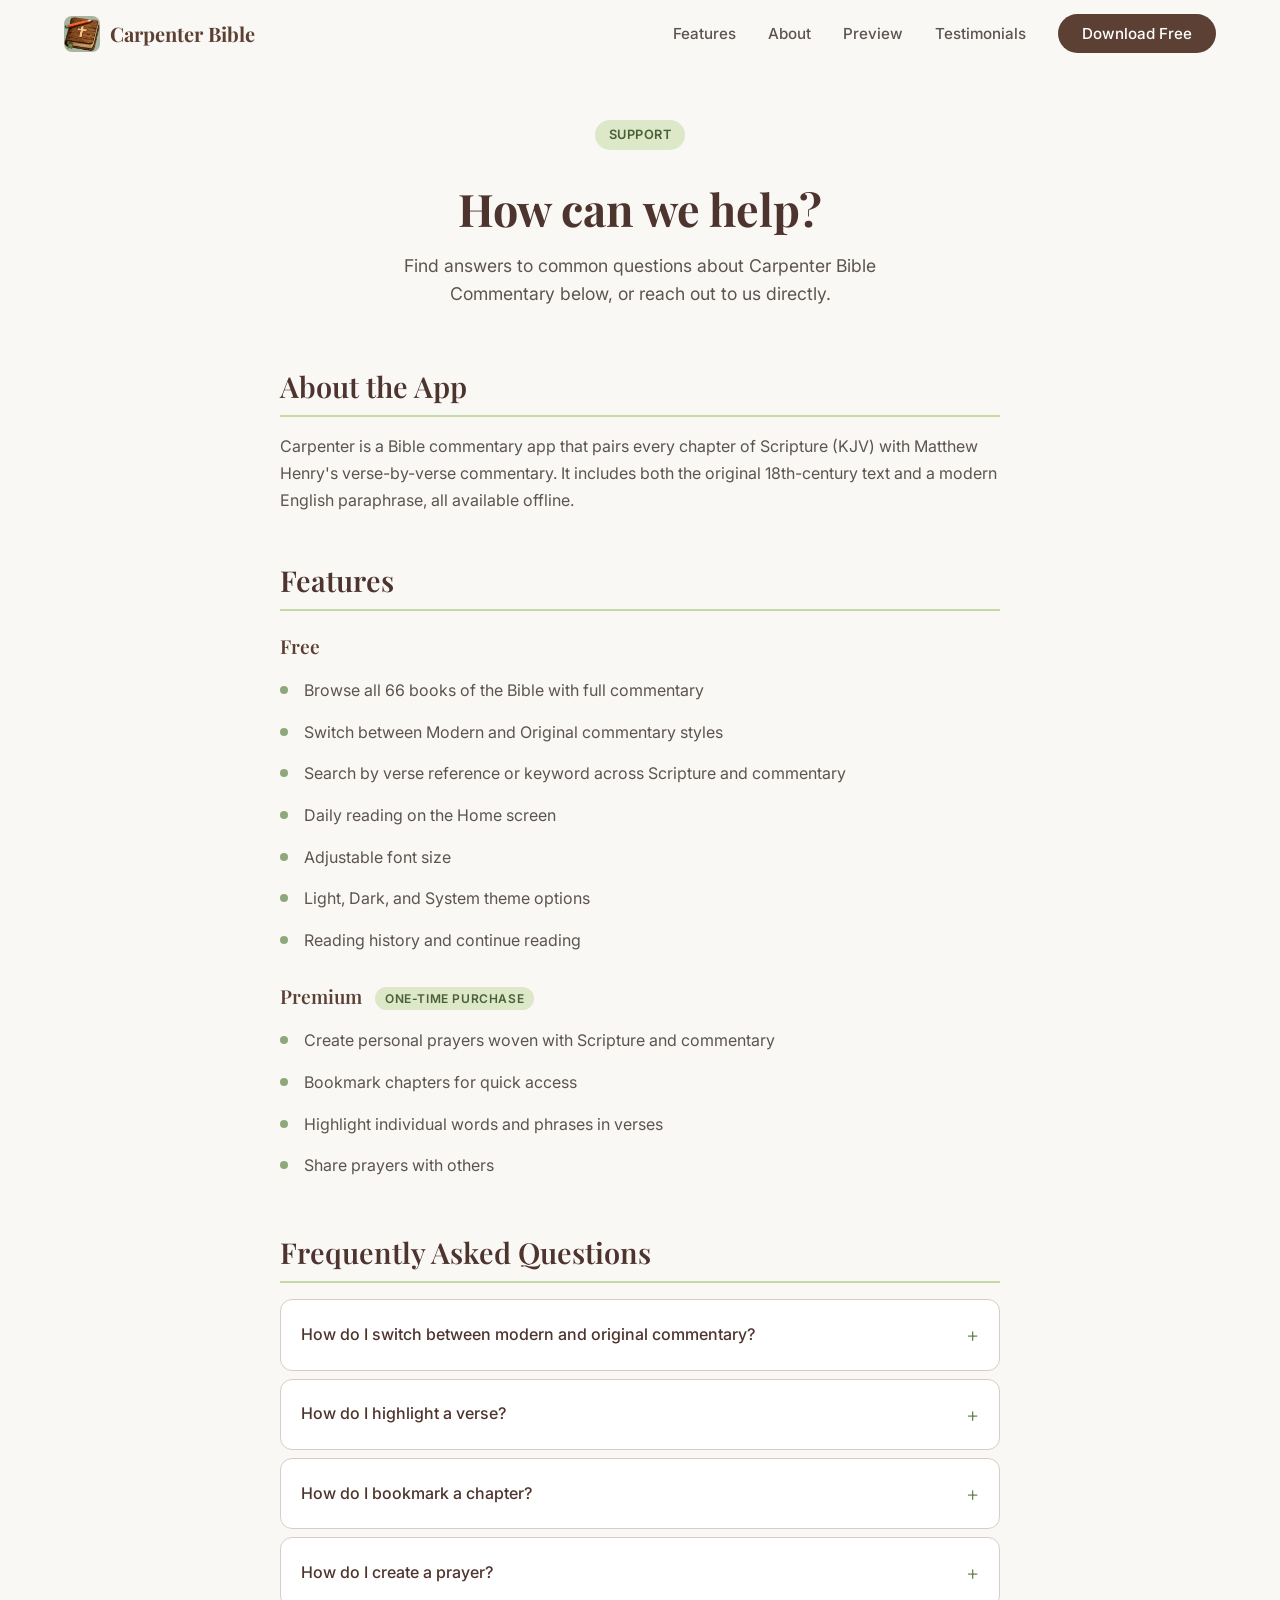
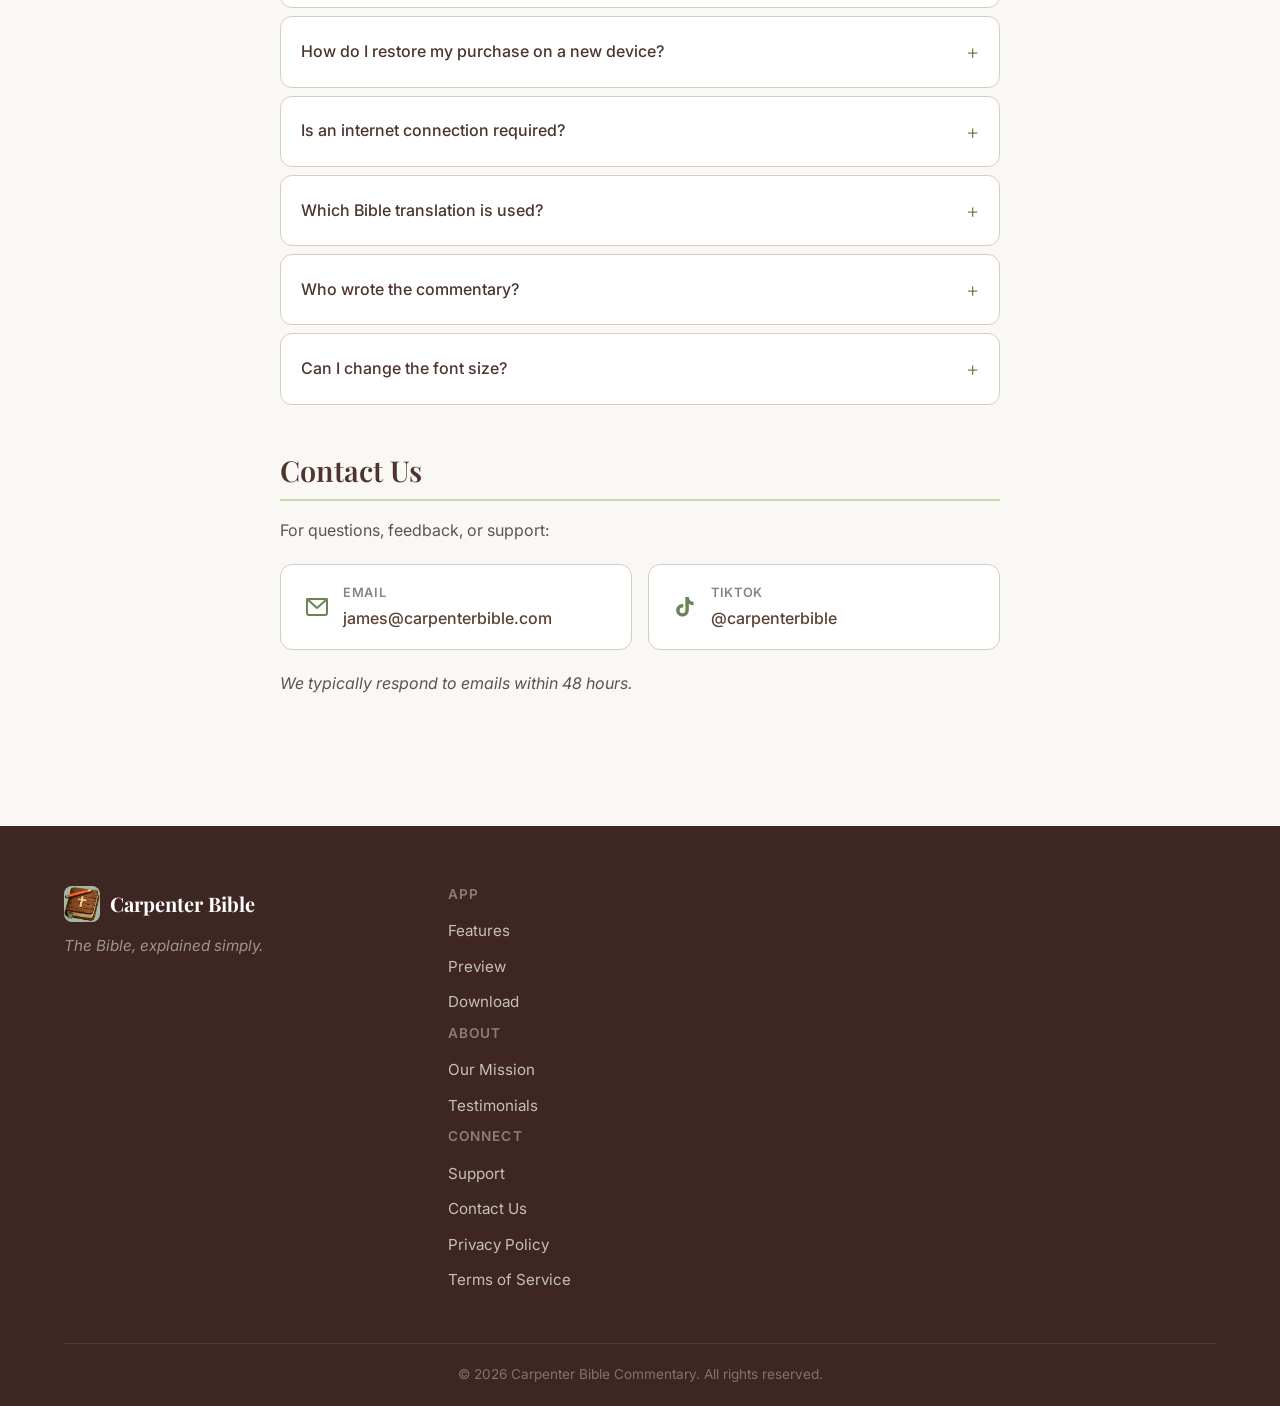
<file: support/index.html>
<!DOCTYPE html>
<html lang="en">
<head>
    <meta charset="UTF-8">
    <meta name="viewport" content="width=device-width, initial-scale=1.0">
    <title>Support — Carpenter Bible Commentary</title>
    <meta name="description" content="Get help with Carpenter Bible Commentary. Find answers to frequently asked questions, learn about features, and contact our support team.">
    <link rel="preconnect" href="https://fonts.googleapis.com">
    <link rel="preconnect" href="https://fonts.gstatic.com" crossorigin>
    <link href="https://fonts.googleapis.com/css2?family=Playfair+Display:ital,wght@0,400;0,600;0,700;1,400&family=Inter:wght@300;400;500;600&display=swap" rel="stylesheet">
    <link rel="stylesheet" href="../styles.css">
    <link rel="icon" type="image/png" href="../images/carpenter_logo_final_small.png">
</head>
<body>

    <!-- Navigation -->
    <nav class="navbar" id="navbar">
        <div class="container nav-container">
            <a href="../" class="nav-logo">
                <img class="logo-icon" src="../images/carpenter_logo_final_small.png" alt="Carpenter Bible Logo">
                <span>Carpenter Bible</span>
            </a>
            <button class="nav-toggle" id="navToggle" aria-label="Toggle navigation">
                <span></span>
                <span></span>
                <span></span>
            </button>
            <ul class="nav-links" id="navLinks">
                <li><a href="../#features">Features</a></li>
                <li><a href="../#about">About</a></li>
                <li><a href="../#preview">Preview</a></li>
                <li><a href="../#testimonials">Testimonials</a></li>
                <li><a href="../#download" class="nav-cta">Download Free</a></li>
            </ul>
        </div>
    </nav>

    <!-- Support Content -->
    <main class="support-page">
        <div class="container">

            <div class="support-header">
                <span class="section-tag">Support</span>
                <h1>How can we help?</h1>
                <p>Find answers to common questions about Carpenter Bible Commentary below, or reach out to us directly.</p>
            </div>

            <!-- About the App -->
            <section class="support-section">
                <h2>About the App</h2>
                <p>Carpenter is a Bible commentary app that pairs every chapter of Scripture (KJV) with Matthew Henry's verse-by-verse commentary. It includes both the original 18th-century text and a modern English paraphrase, all available offline.</p>
            </section>

            <!-- Features -->
            <section class="support-section">
                <h2>Features</h2>

                <h3>Free</h3>
                <ul>
                    <li>Browse all 66 books of the Bible with full commentary</li>
                    <li>Switch between Modern and Original commentary styles</li>
                    <li>Search by verse reference or keyword across Scripture and commentary</li>
                    <li>Daily reading on the Home screen</li>
                    <li>Adjustable font size</li>
                    <li>Light, Dark, and System theme options</li>
                    <li>Reading history and continue reading</li>
                </ul>

                <h3>Premium <span class="premium-badge">One-time purchase</span></h3>
                <ul>
                    <li>Create personal prayers woven with Scripture and commentary</li>
                    <li>Bookmark chapters for quick access</li>
                    <li>Highlight individual words and phrases in verses</li>
                    <li>Share prayers with others</li>
                </ul>
            </section>

            <!-- FAQ -->
            <section class="support-section">
                <h2>Frequently Asked Questions</h2>

                <div class="faq-list">
                    <details class="faq-item">
                        <summary>How do I switch between modern and original commentary?</summary>
                        <p>Go to Settings and look for "Commentary Style." Tap "Modern" for plain English or "Original" for Matthew Henry's text as written.</p>
                    </details>

                    <details class="faq-item">
                        <summary>How do I highlight a verse?</summary>
                        <p>While reading a chapter, long-press on any word in a verse. You can then tap additional words to extend your highlight. This feature requires Carpenter Premium.</p>
                    </details>

                    <details class="faq-item">
                        <summary>How do I bookmark a chapter?</summary>
                        <p>While reading a chapter, tap the bookmark icon in the top right corner. You can view all your bookmarks from the Saved screen. This feature requires Carpenter Premium.</p>
                    </details>

                    <details class="faq-item">
                        <summary>How do I create a prayer?</summary>
                        <p>Go to the Prayers tab and tap the + button. You can write your own text and insert Scripture verses or commentary excerpts directly from the app. This feature requires Carpenter Premium.</p>
                    </details>

                    <details class="faq-item">
                        <summary>How do I restore my purchase on a new device?</summary>
                        <p>Go to Settings. If your purchase isn't automatically detected, go to the Prayers tab and tap "Restore Purchases" at the bottom of the Premium screen.</p>
                    </details>

                    <details class="faq-item">
                        <summary>Is an internet connection required?</summary>
                        <p>No. The full Bible text and commentary are included in the app. You can read everything offline after downloading.</p>
                    </details>

                    <details class="faq-item">
                        <summary>Which Bible translation is used?</summary>
                        <p>Carpenter uses the King James Version (KJV), which is in the public domain.</p>
                    </details>

                    <details class="faq-item">
                        <summary>Who wrote the commentary?</summary>
                        <p>The commentary is based on Matthew Henry's "Commentary on the Whole Bible," originally published between 1706 and 1721. It is in the public domain.</p>
                    </details>

                    <details class="faq-item">
                        <summary>Can I change the font size?</summary>
                        <p>Yes. Go to Settings and use the Font Size slider under the Reading section.</p>
                    </details>
                </div>
            </section>

            <!-- Contact -->
            <section class="support-section support-contact">
                <h2>Contact Us</h2>
                <p>For questions, feedback, or support:</p>
                <div class="contact-methods">
                    <a href="mailto:james@carpenterbible.com" class="contact-card">
                        <svg width="24" height="24" viewBox="0 0 24 24" fill="none" stroke="currentColor" stroke-width="2" stroke-linecap="round" stroke-linejoin="round"><rect x="2" y="4" width="20" height="16" rx="2"/><path d="M22 4L12 13 2 4"/></svg>
                        <div>
                            <span class="contact-label">Email</span>
                            <span class="contact-value">james@carpenterbible.com</span>
                        </div>
                    </a>
                    <a href="https://www.tiktok.com/@carpenterbible" target="_blank" rel="noopener noreferrer" class="contact-card">
                        <svg width="24" height="24" viewBox="0 0 24 24" fill="currentColor"><path d="M19.59 6.69a4.83 4.83 0 01-3.77-4.25V2h-3.45v13.67a2.89 2.89 0 01-2.88 2.5 2.89 2.89 0 01-2.89-2.89 2.89 2.89 0 012.89-2.89c.28 0 .54.04.79.1v-3.5a6.37 6.37 0 00-.79-.05A6.34 6.34 0 003.15 15.2a6.34 6.34 0 006.34 6.34 6.34 6.34 0 006.34-6.34V8.72a8.28 8.28 0 004.76 1.5V6.77a4.83 4.83 0 01-1-.08z"/></svg>
                        <div>
                            <span class="contact-label">TikTok</span>
                            <span class="contact-value">@carpenterbible</span>
                        </div>
                    </a>
                </div>
                <p class="contact-note">We typically respond to emails within 48 hours.</p>
            </section>

        </div>
    </main>

    <!-- Footer -->
    <footer class="footer">
        <div class="container footer-container">
            <div class="footer-brand">
                <a href="../" class="nav-logo">
                    <img class="logo-icon" src="../images/carpenter_logo_final_small.png" alt="Carpenter Bible Logo">
                    <span>Carpenter Bible</span>
                </a>
                <p class="footer-tagline">The Bible, explained simply.</p>
            </div>
            <div class="footer-links">
                <div class="footer-col">
                    <h4>App</h4>
                    <ul>
                        <li><a href="../#features">Features</a></li>
                        <li><a href="../#preview">Preview</a></li>
                        <li><a href="../#download">Download</a></li>
                    </ul>
                </div>
                <div class="footer-col">
                    <h4>About</h4>
                    <ul>
                        <li><a href="../#about">Our Mission</a></li>
                        <li><a href="../#testimonials">Testimonials</a></li>
                    </ul>
                </div>
                <div class="footer-col">
                    <h4>Connect</h4>
                    <ul>
                        <li><a href="../support/">Support</a></li>
                        <li><a href="mailto:james@carpenterbible.com">Contact Us</a></li>
                        <li><a href="../privacy/">Privacy Policy</a></li>
                        <li><a href="../terms/">Terms of Service</a></li>
                    </ul>
                </div>
            </div>
        </div>
        <div class="container">
            <div class="footer-bottom">
                <p>&copy; 2026 Carpenter Bible Commentary. All rights reserved.</p>
            </div>
        </div>
    </footer>

    <script src="../script.js"></script>
</body>
</html>
</file>
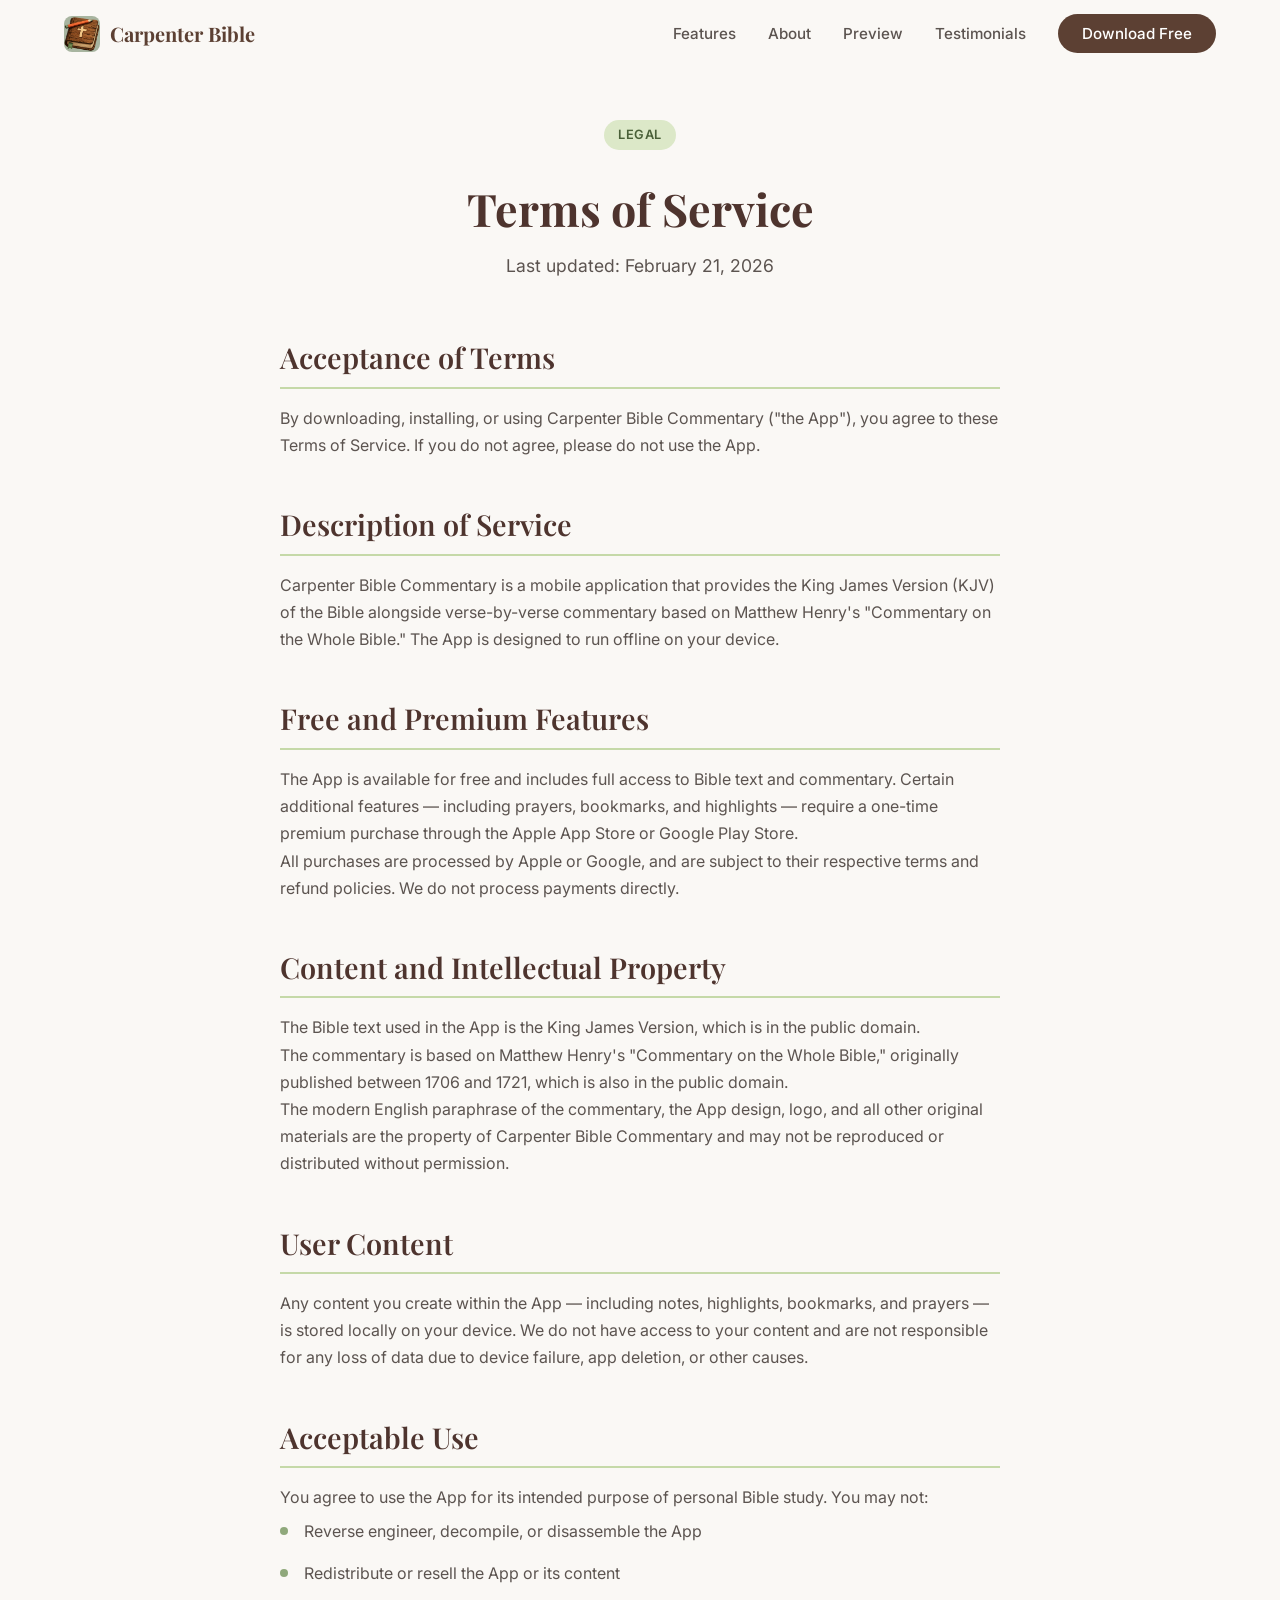
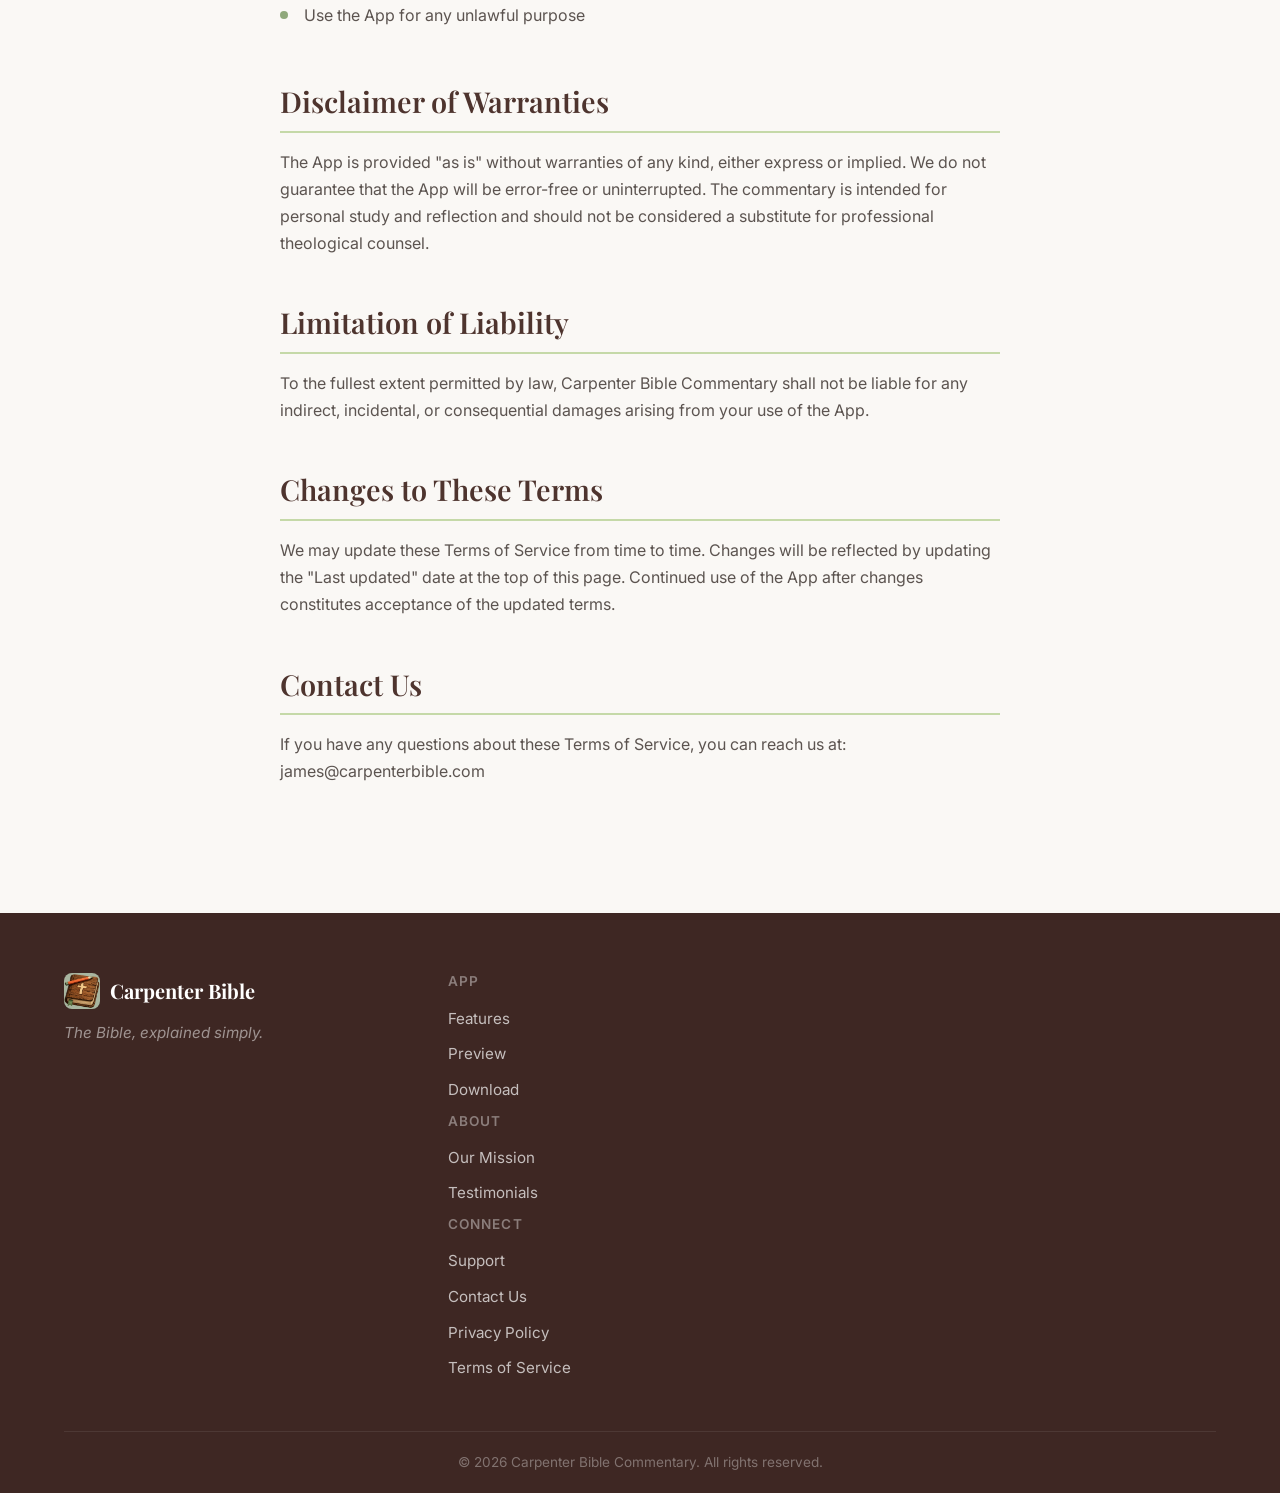
<file: terms/index.html>
<!DOCTYPE html>
<html lang="en">
<head>
    <meta charset="UTF-8">
    <meta name="viewport" content="width=device-width, initial-scale=1.0">
    <title>Terms of Service — Carpenter Bible Commentary</title>
    <meta name="description" content="Terms of Service for Carpenter Bible Commentary.">
    <link rel="preconnect" href="https://fonts.googleapis.com">
    <link rel="preconnect" href="https://fonts.gstatic.com" crossorigin>
    <link href="https://fonts.googleapis.com/css2?family=Playfair+Display:ital,wght@0,400;0,600;0,700;1,400&family=Inter:wght@300;400;500;600&display=swap" rel="stylesheet">
    <link rel="stylesheet" href="../styles.css">
    <link rel="icon" type="image/png" href="../images/carpenter_logo_final_small.png">
</head>
<body>

    <!-- Navigation -->
    <nav class="navbar" id="navbar">
        <div class="container nav-container">
            <a href="../" class="nav-logo">
                <img class="logo-icon" src="../images/carpenter_logo_final_small.png" alt="Carpenter Bible Logo">
                <span>Carpenter Bible</span>
            </a>
            <button class="nav-toggle" id="navToggle" aria-label="Toggle navigation">
                <span></span>
                <span></span>
                <span></span>
            </button>
            <ul class="nav-links" id="navLinks">
                <li><a href="../#features">Features</a></li>
                <li><a href="../#about">About</a></li>
                <li><a href="../#preview">Preview</a></li>
                <li><a href="../#testimonials">Testimonials</a></li>
                <li><a href="../#download" class="nav-cta">Download Free</a></li>
            </ul>
        </div>
    </nav>

    <!-- Terms of Service Content -->
    <main class="support-page">
        <div class="container">

            <div class="support-header">
                <span class="section-tag">Legal</span>
                <h1>Terms of Service</h1>
                <p>Last updated: February 21, 2026</p>
            </div>

            <section class="support-section">
                <h2>Acceptance of Terms</h2>
                <p>By downloading, installing, or using Carpenter Bible Commentary ("the App"), you agree to these Terms of Service. If you do not agree, please do not use the App.</p>
            </section>

            <section class="support-section">
                <h2>Description of Service</h2>
                <p>Carpenter Bible Commentary is a mobile application that provides the King James Version (KJV) of the Bible alongside verse-by-verse commentary based on Matthew Henry's "Commentary on the Whole Bible." The App is designed to run offline on your device.</p>
            </section>

            <section class="support-section">
                <h2>Free and Premium Features</h2>
                <p>The App is available for free and includes full access to Bible text and commentary. Certain additional features — including prayers, bookmarks, and highlights — require a one-time premium purchase through the Apple App Store or Google Play Store.</p>
                <p>All purchases are processed by Apple or Google, and are subject to their respective terms and refund policies. We do not process payments directly.</p>
            </section>

            <section class="support-section">
                <h2>Content and Intellectual Property</h2>
                <p>The Bible text used in the App is the King James Version, which is in the public domain.</p>
                <p>The commentary is based on Matthew Henry's "Commentary on the Whole Bible," originally published between 1706 and 1721, which is also in the public domain.</p>
                <p>The modern English paraphrase of the commentary, the App design, logo, and all other original materials are the property of Carpenter Bible Commentary and may not be reproduced or distributed without permission.</p>
            </section>

            <section class="support-section">
                <h2>User Content</h2>
                <p>Any content you create within the App — including notes, highlights, bookmarks, and prayers — is stored locally on your device. We do not have access to your content and are not responsible for any loss of data due to device failure, app deletion, or other causes.</p>
            </section>

            <section class="support-section">
                <h2>Acceptable Use</h2>
                <p>You agree to use the App for its intended purpose of personal Bible study. You may not:</p>
                <ul>
                    <li>Reverse engineer, decompile, or disassemble the App</li>
                    <li>Redistribute or resell the App or its content</li>
                    <li>Use the App for any unlawful purpose</li>
                </ul>
            </section>

            <section class="support-section">
                <h2>Disclaimer of Warranties</h2>
                <p>The App is provided "as is" without warranties of any kind, either express or implied. We do not guarantee that the App will be error-free or uninterrupted. The commentary is intended for personal study and reflection and should not be considered a substitute for professional theological counsel.</p>
            </section>

            <section class="support-section">
                <h2>Limitation of Liability</h2>
                <p>To the fullest extent permitted by law, Carpenter Bible Commentary shall not be liable for any indirect, incidental, or consequential damages arising from your use of the App.</p>
            </section>

            <section class="support-section">
                <h2>Changes to These Terms</h2>
                <p>We may update these Terms of Service from time to time. Changes will be reflected by updating the "Last updated" date at the top of this page. Continued use of the App after changes constitutes acceptance of the updated terms.</p>
            </section>

            <section class="support-section">
                <h2>Contact Us</h2>
                <p>If you have any questions about these Terms of Service, you can reach us at:</p>
                <p><a href="mailto:james@carpenterbible.com">james@carpenterbible.com</a></p>
            </section>

        </div>
    </main>

    <!-- Footer -->
    <footer class="footer">
        <div class="container footer-container">
            <div class="footer-brand">
                <a href="../" class="nav-logo">
                    <img class="logo-icon" src="../images/carpenter_logo_final_small.png" alt="Carpenter Bible Logo">
                    <span>Carpenter Bible</span>
                </a>
                <p class="footer-tagline">The Bible, explained simply.</p>
            </div>
            <div class="footer-links">
                <div class="footer-col">
                    <h4>App</h4>
                    <ul>
                        <li><a href="../#features">Features</a></li>
                        <li><a href="../#preview">Preview</a></li>
                        <li><a href="../#download">Download</a></li>
                    </ul>
                </div>
                <div class="footer-col">
                    <h4>About</h4>
                    <ul>
                        <li><a href="../#about">Our Mission</a></li>
                        <li><a href="../#testimonials">Testimonials</a></li>
                    </ul>
                </div>
                <div class="footer-col">
                    <h4>Connect</h4>
                    <ul>
                        <li><a href="../support/">Support</a></li>
                        <li><a href="mailto:james@carpenterbible.com">Contact Us</a></li>
                        <li><a href="../privacy/">Privacy Policy</a></li>
                        <li><a href="../terms/">Terms of Service</a></li>
                    </ul>
                </div>
            </div>
        </div>
        <div class="container">
            <div class="footer-bottom">
                <p>&copy; 2026 Carpenter Bible Commentary. All rights reserved.</p>
            </div>
        </div>
    </footer>

    <script src="../script.js"></script>
</body>
</html>
</file>
<file: styles.css>
/* ============================================
   Carpenter Bible Commentary — Website Styles
   Color Palette: Brown & Sage Green
   ============================================ */

/* --- CSS Custom Properties --- */
:root {
    /* Browns */
    --brown-900: #3E2723;
    --brown-800: #4E342E;
    --brown-700: #5C4033;
    --brown-600: #6D4C41;
    --brown-500: #795548;
    --brown-400: #8D6E63;
    --brown-300: #A1887F;
    --brown-200: #BCAAA4;
    --brown-100: #D7CCC8;
    --brown-50:  #EFEBE9;

    /* Sage Greens */
    --sage-900: #3D4F2F;
    --sage-800: #4A6038;
    --sage-700: #5A7247;
    --sage-600: #6B8455;
    --sage-500: #7D9668;
    --sage-400: #8FA87B;
    --sage-300: #A8C686;
    --sage-200: #C5D9A8;
    --sage-100: #DCE8C8;
    --sage-50:  #F0F5E8;

    /* Neutrals */
    --cream:    #FAF8F5;
    --cream-dark: #F2EDE7;
    --text:     #2C2420;
    --text-secondary: #5C5450;
    --text-light: #8A8280;

    /* Functional */
    --radius-sm: 8px;
    --radius-md: 12px;
    --radius-lg: 20px;
    --radius-xl: 28px;
    --shadow-sm: 0 1px 3px rgba(62, 39, 35, 0.08);
    --shadow-md: 0 4px 12px rgba(62, 39, 35, 0.1);
    --shadow-lg: 0 8px 30px rgba(62, 39, 35, 0.12);
    --shadow-xl: 0 20px 60px rgba(62, 39, 35, 0.15);
    --transition: 0.3s cubic-bezier(0.4, 0, 0.2, 1);
}

/* --- Reset & Base --- */
*, *::before, *::after {
    margin: 0;
    padding: 0;
    box-sizing: border-box;
}

html {
    scroll-behavior: smooth;
    scroll-padding-top: 80px;
}

body {
    font-family: 'Inter', -apple-system, BlinkMacSystemFont, sans-serif;
    color: var(--text);
    background-color: var(--cream);
    line-height: 1.6;
    -webkit-font-smoothing: antialiased;
    overflow-x: hidden;
}

h1, h2, h3, h4 {
    font-family: 'Playfair Display', Georgia, serif;
    line-height: 1.2;
}

h1 { font-size: clamp(2.5rem, 6vw, 4.2rem); font-weight: 700; }
h2 { font-size: clamp(2rem, 4vw, 3rem); font-weight: 600; }
h3 { font-size: 1.25rem; font-weight: 600; }

em {
    font-style: italic;
    color: var(--sage-600);
}

a {
    text-decoration: none;
    color: inherit;
}

img {
    max-width: 100%;
    display: block;
}

.container {
    max-width: 1200px;
    margin: 0 auto;
    padding: 0 24px;
}


/* --- Navigation --- */
.navbar {
    position: fixed;
    top: 0;
    left: 0;
    right: 0;
    z-index: 1000;
    padding: 16px 0;
    transition: var(--transition);
    background: transparent;
}

.navbar.scrolled {
    background: rgba(250, 248, 245, 0.92);
    backdrop-filter: blur(20px);
    -webkit-backdrop-filter: blur(20px);
    box-shadow: var(--shadow-sm);
    padding: 12px 0;
}

.nav-container {
    display: flex;
    align-items: center;
    justify-content: space-between;
}

.nav-logo {
    display: flex;
    align-items: center;
    gap: 10px;
    font-family: 'Playfair Display', serif;
    font-size: 1.25rem;
    font-weight: 700;
    color: var(--brown-700);
}

.logo-icon {
    width: 36px;
    height: 36px;
    border-radius: 8px;
    object-fit: cover;
}

.nav-links {
    display: flex;
    align-items: center;
    gap: 32px;
    list-style: none;
}

.nav-links a {
    font-size: 0.95rem;
    font-weight: 500;
    color: var(--text-secondary);
    transition: color var(--transition);
    position: relative;
}

.nav-links a:hover {
    color: var(--brown-700);
}

.nav-links a::after {
    content: '';
    position: absolute;
    bottom: -4px;
    left: 0;
    width: 0;
    height: 2px;
    background: var(--sage-500);
    transition: width var(--transition);
    border-radius: 1px;
}

.nav-links a:hover::after {
    width: 100%;
}

.nav-cta {
    background: var(--brown-700) !important;
    color: white !important;
    padding: 10px 24px;
    border-radius: var(--radius-xl);
    font-weight: 500 !important;
    transition: background var(--transition), transform var(--transition) !important;
}

.nav-cta::after {
    display: none !important;
}

.nav-cta:hover {
    background: var(--brown-800) !important;
    transform: translateY(-1px);
}

.nav-toggle {
    display: none;
    flex-direction: column;
    gap: 5px;
    background: none;
    border: none;
    cursor: pointer;
    padding: 4px;
}

.nav-toggle span {
    width: 24px;
    height: 2px;
    background: var(--brown-700);
    border-radius: 2px;
    transition: var(--transition);
}


/* --- Buttons --- */
.btn {
    display: inline-flex;
    align-items: center;
    gap: 8px;
    padding: 14px 32px;
    border-radius: var(--radius-xl);
    font-size: 1rem;
    font-weight: 600;
    transition: all var(--transition);
    cursor: pointer;
    border: none;
}

.btn-primary {
    background: var(--brown-700);
    color: white;
    box-shadow: 0 4px 14px rgba(92, 64, 51, 0.3);
}

.btn-primary:hover {
    background: var(--brown-800);
    transform: translateY(-2px);
    box-shadow: 0 6px 20px rgba(92, 64, 51, 0.4);
}

.btn-secondary {
    background: transparent;
    color: var(--brown-700);
    border: 2px solid var(--brown-200);
}

.btn-secondary:hover {
    border-color: var(--brown-700);
    background: var(--brown-50);
    transform: translateY(-2px);
}


/* --- Hero Section --- */
.hero {
    position: relative;
    min-height: 100vh;
    display: flex;
    flex-direction: column;
    justify-content: center;
    padding: 120px 0 60px;
    overflow: hidden;
    background: linear-gradient(180deg,
        #6d7f5e 0%,
        #7f9170 15%,
        #92a585 35%,
        #a8b89c 50%,
        #c2ceb8 65%,
        #dce4d4 80%,
        var(--cream) 100%
    );
}

.hero-bg-pattern {
    position: absolute;
    inset: 0;
    background-image:
        radial-gradient(ellipse at 20% 20%, rgba(120, 145, 100, 0.4) 0%, transparent 50%),
        radial-gradient(ellipse at 75% 15%, rgba(100, 130, 80, 0.25) 0%, transparent 45%),
        radial-gradient(ellipse at 50% 70%, rgba(92, 64, 51, 0.06) 0%, transparent 40%);
    pointer-events: none;
}

/* ===========================================
   Heavenly Light Rays — Jaw-Dropping Edition
   Sweeping beams, bloom glows, floating dust motes
   =========================================== */

.light-rays {
    position: absolute;
    inset: 0;
    overflow: hidden;
    pointer-events: none;
    z-index: 0;
}

/* --- BASE RAY STYLE --- */
.ray {
    position: absolute;
    top: -30%;
    height: 160%;
    transform-origin: 50% 0%;
    will-change: transform, opacity;
}

/* --- INDIVIDUAL RAYS with sweep + bloom + fade animations --- */

/* Ray 1 — Hero beam, center-left, wide & bright */
.ray-1 {
    left: 12%;
    width: 200px;
    background: linear-gradient(
        180deg,
        rgba(255, 255, 230, 0.0) 0%,
        rgba(255, 255, 220, 0.6) 8%,
        rgba(255, 250, 205, 0.4) 25%,
        rgba(255, 248, 200, 0.15) 55%,
        rgba(255, 245, 195, 0.03) 80%,
        transparent 100%
    );
    filter: blur(6px);
    animation: sweep-1 18s ease-in-out infinite, bloom-1 8s ease-in-out infinite;
}

/* Ray 2 — Right side, medium width */
.ray-2 {
    left: 58%;
    width: 140px;
    background: linear-gradient(
        180deg,
        rgba(255, 255, 235, 0.0) 0%,
        rgba(255, 255, 225, 0.5) 10%,
        rgba(255, 252, 215, 0.3) 30%,
        rgba(255, 248, 200, 0.1) 60%,
        transparent 100%
    );
    filter: blur(8px);
    animation: sweep-2 22s ease-in-out infinite, bloom-2 10s ease-in-out infinite;
    animation-delay: -4s, -2s;
}

/* Ray 3 — Far left accent, thin & sharp */
.ray-3 {
    left: -2%;
    width: 80px;
    background: linear-gradient(
        180deg,
        rgba(255, 255, 240, 0.0) 0%,
        rgba(255, 255, 230, 0.55) 6%,
        rgba(255, 250, 210, 0.3) 25%,
        rgba(255, 245, 190, 0.08) 55%,
        transparent 100%
    );
    filter: blur(4px);
    animation: sweep-3 25s ease-in-out infinite, bloom-3 12s ease-in-out infinite;
    animation-delay: -8s, -6s;
}

/* Ray 4 — Wide atmospheric wash, center */
.ray-4 {
    left: 28%;
    width: 280px;
    background: linear-gradient(
        180deg,
        rgba(255, 255, 230, 0.0) 0%,
        rgba(255, 252, 220, 0.35) 10%,
        rgba(255, 248, 205, 0.18) 35%,
        rgba(255, 245, 195, 0.05) 65%,
        transparent 100%
    );
    filter: blur(22px);
    animation: sweep-4 28s ease-in-out infinite, bloom-4 14s ease-in-out infinite;
    animation-delay: -3s, -7s;
}

/* Ray 5 — Bright narrow beam, right-center */
.ray-5 {
    left: 72%;
    width: 100px;
    background: linear-gradient(
        180deg,
        rgba(255, 255, 235, 0.0) 0%,
        rgba(255, 255, 225, 0.6) 7%,
        rgba(255, 250, 210, 0.35) 22%,
        rgba(255, 245, 195, 0.1) 50%,
        transparent 100%
    );
    filter: blur(5px);
    animation: sweep-5 20s ease-in-out infinite, bloom-5 9s ease-in-out infinite;
    animation-delay: -12s, -4s;
}

/* Ray 6 — Far right, wide & soft */
.ray-6 {
    left: 85%;
    width: 220px;
    background: linear-gradient(
        180deg,
        rgba(255, 255, 230, 0.0) 0%,
        rgba(255, 252, 220, 0.3) 12%,
        rgba(255, 248, 205, 0.15) 35%,
        rgba(255, 245, 195, 0.04) 60%,
        transparent 100%
    );
    filter: blur(28px);
    animation: sweep-6 32s ease-in-out infinite, bloom-6 16s ease-in-out infinite;
    animation-delay: -15s, -9s;
}

/* Ray 7 — Thin beam, left-center gap filler */
.ray-7 {
    left: 42%;
    width: 65px;
    background: linear-gradient(
        180deg,
        rgba(255, 255, 240, 0.0) 0%,
        rgba(255, 255, 230, 0.5) 8%,
        rgba(255, 250, 215, 0.25) 28%,
        rgba(255, 245, 200, 0.06) 55%,
        transparent 100%
    );
    filter: blur(4px);
    animation: sweep-7 15s ease-in-out infinite, bloom-7 11s ease-in-out infinite;
    animation-delay: -6s, -3s;
}

/* --- SWEEP KEYFRAMES: rays slowly sway left/right from their origin point --- */

@keyframes sweep-1 {
    0%, 100% { transform: rotate(6deg)  scaleX(1); }
    30%      { transform: rotate(12deg) scaleX(1.15); }
    60%      { transform: rotate(2deg)  scaleX(0.9); }
    80%      { transform: rotate(9deg)  scaleX(1.05); }
}

@keyframes sweep-2 {
    0%, 100% { transform: rotate(-4deg)  scaleX(1); }
    25%      { transform: rotate(-10deg) scaleX(0.85); }
    55%      { transform: rotate(2deg)   scaleX(1.2); }
    75%      { transform: rotate(-7deg)  scaleX(1); }
}

@keyframes sweep-3 {
    0%, 100% { transform: rotate(16deg) scaleX(1); }
    35%      { transform: rotate(8deg)  scaleX(1.3); }
    65%      { transform: rotate(20deg) scaleX(0.8); }
    85%      { transform: rotate(12deg) scaleX(1.1); }
}

@keyframes sweep-4 {
    0%, 100% { transform: rotate(2deg)  scaleX(1); }
    40%      { transform: rotate(-3deg) scaleX(1.1); }
    70%      { transform: rotate(5deg)  scaleX(0.95); }
}

@keyframes sweep-5 {
    0%, 100% { transform: rotate(-8deg)  scaleX(1); }
    20%      { transform: rotate(-3deg)  scaleX(1.2); }
    50%      { transform: rotate(-14deg) scaleX(0.85); }
    80%      { transform: rotate(-6deg)  scaleX(1.1); }
}

@keyframes sweep-6 {
    0%, 100% { transform: rotate(-12deg) scaleX(1); }
    30%      { transform: rotate(-18deg) scaleX(1.15); }
    60%      { transform: rotate(-8deg)  scaleX(0.9); }
}

@keyframes sweep-7 {
    0%, 100% { transform: rotate(5deg)  scaleX(1); }
    25%      { transform: rotate(10deg) scaleX(1.25); }
    55%      { transform: rotate(0deg)  scaleX(0.85); }
    80%      { transform: rotate(8deg)  scaleX(1.1); }
}

/* --- BLOOM KEYFRAMES: dramatic opacity breathing --- */

@keyframes bloom-1 {
    0%, 100% { opacity: 0.75; }
    30%      { opacity: 0.4; }
    60%      { opacity: 0.85; }
    80%      { opacity: 0.55; }
}

@keyframes bloom-2 {
    0%, 100% { opacity: 0.55; }
    40%      { opacity: 0.25; }
    70%      { opacity: 0.7; }
}

@keyframes bloom-3 {
    0%, 100% { opacity: 0.4; }
    25%      { opacity: 0.65; }
    50%      { opacity: 0.15; }
    75%      { opacity: 0.5; }
}

@keyframes bloom-4 {
    0%, 100% { opacity: 0.35; }
    35%      { opacity: 0.12; }
    65%      { opacity: 0.45; }
    85%      { opacity: 0.2; }
}

@keyframes bloom-5 {
    0%, 100% { opacity: 0.6; }
    30%      { opacity: 0.3; }
    55%      { opacity: 0.75; }
    80%      { opacity: 0.45; }
}

@keyframes bloom-6 {
    0%, 100% { opacity: 0.25; }
    50%      { opacity: 0.1; }
    80%      { opacity: 0.35; }
}

@keyframes bloom-7 {
    0%, 100% { opacity: 0.45; }
    20%      { opacity: 0.7; }
    50%      { opacity: 0.2; }
    75%      { opacity: 0.55; }
}

/* --- GROUND BLOOM: warm glow pools where rays hit --- */

.ray-bloom {
    position: absolute;
    border-radius: 50%;
    pointer-events: none;
    will-change: transform, opacity;
}

.bloom-1 {
    bottom: 8%;
    left: 10%;
    width: 450px;
    height: 200px;
    background: radial-gradient(ellipse, rgba(255, 248, 200, 0.25) 0%, rgba(255, 245, 190, 0.08) 40%, transparent 70%);
    filter: blur(40px);
    animation: ground-bloom-1 18s ease-in-out infinite;
}

.bloom-2 {
    bottom: 5%;
    left: 45%;
    width: 350px;
    height: 160px;
    background: radial-gradient(ellipse, rgba(255, 250, 210, 0.2) 0%, rgba(255, 245, 195, 0.06) 45%, transparent 70%);
    filter: blur(35px);
    animation: ground-bloom-2 22s ease-in-out infinite;
    animation-delay: -8s;
}

.bloom-3 {
    bottom: 10%;
    left: 70%;
    width: 380px;
    height: 180px;
    background: radial-gradient(ellipse, rgba(255, 252, 220, 0.18) 0%, rgba(255, 248, 200, 0.05) 40%, transparent 70%);
    filter: blur(45px);
    animation: ground-bloom-3 26s ease-in-out infinite;
    animation-delay: -14s;
}

@keyframes ground-bloom-1 {
    0%, 100% { opacity: 0.7; transform: scale(1) translateX(0); }
    30%      { opacity: 0.35; transform: scale(1.15) translateX(30px); }
    60%      { opacity: 0.8; transform: scale(0.9) translateX(-20px); }
}

@keyframes ground-bloom-2 {
    0%, 100% { opacity: 0.5; transform: scale(1) translateX(0); }
    40%      { opacity: 0.2; transform: scale(1.2) translateX(-25px); }
    75%      { opacity: 0.6; transform: scale(0.95) translateX(15px); }
}

@keyframes ground-bloom-3 {
    0%, 100% { opacity: 0.45; transform: scale(1); }
    35%      { opacity: 0.65; transform: scale(1.1); }
    65%      { opacity: 0.2; transform: scale(0.85); }
}

/* --- FLOATING DUST MOTES: tiny particles drifting in the light --- */

.dust-field {
    position: absolute;
    inset: 0;
    overflow: hidden;
}

.dust {
    position: absolute;
    border-radius: 50%;
    background: rgba(255, 255, 230, 0.9);
    will-change: transform, opacity;
}

.dust-1 {
    width: 4px; height: 4px;
    top: 20%; left: 15%;
    animation: float-1 12s ease-in-out infinite, twinkle 4s ease-in-out infinite;
}
.dust-2 {
    width: 3px; height: 3px;
    top: 35%; left: 45%;
    animation: float-2 16s ease-in-out infinite, twinkle 5s ease-in-out infinite;
    animation-delay: -3s, -1s;
}
.dust-3 {
    width: 5px; height: 5px;
    top: 15%; left: 60%;
    animation: float-3 14s ease-in-out infinite, twinkle 3.5s ease-in-out infinite;
    animation-delay: -7s, -2s;
}
.dust-4 {
    width: 3px; height: 3px;
    top: 50%; left: 25%;
    animation: float-4 18s ease-in-out infinite, twinkle 6s ease-in-out infinite;
    animation-delay: -5s, -3s;
}
.dust-5 {
    width: 4px; height: 4px;
    top: 40%; left: 75%;
    animation: float-5 13s ease-in-out infinite, twinkle 4.5s ease-in-out infinite;
    animation-delay: -9s, -1.5s;
}
.dust-6 {
    width: 2px; height: 2px;
    top: 25%; left: 35%;
    animation: float-6 20s ease-in-out infinite, twinkle 5.5s ease-in-out infinite;
    animation-delay: -11s, -2.5s;
}
.dust-7 {
    width: 5px; height: 5px;
    top: 60%; left: 55%;
    animation: float-1 15s ease-in-out infinite, twinkle 3s ease-in-out infinite;
    animation-delay: -4s, -1s;
}
.dust-8 {
    width: 3px; height: 3px;
    top: 10%; left: 80%;
    animation: float-3 17s ease-in-out infinite, twinkle 6.5s ease-in-out infinite;
    animation-delay: -13s, -4s;
}
.dust-9 {
    width: 4px; height: 4px;
    top: 45%; left: 10%;
    animation: float-5 11s ease-in-out infinite, twinkle 4s ease-in-out infinite;
    animation-delay: -2s, -2s;
}
.dust-10 {
    width: 2px; height: 2px;
    top: 55%; left: 68%;
    animation: float-2 19s ease-in-out infinite, twinkle 5s ease-in-out infinite;
    animation-delay: -8s, -3s;
}
.dust-11 {
    width: 3px; height: 3px;
    top: 30%; left: 90%;
    animation: float-4 14s ease-in-out infinite, twinkle 3.5s ease-in-out infinite;
    animation-delay: -6s, -1s;
}
.dust-12 {
    width: 4px; height: 4px;
    top: 65%; left: 40%;
    animation: float-6 16s ease-in-out infinite, twinkle 4.5s ease-in-out infinite;
    animation-delay: -10s, -2s;
}

/* Dust float paths — gentle wandering arcs */
@keyframes float-1 {
    0%, 100% { transform: translate(0, 0); }
    25%      { transform: translate(40px, -60px); }
    50%      { transform: translate(-20px, -120px); }
    75%      { transform: translate(30px, -70px); }
}

@keyframes float-2 {
    0%, 100% { transform: translate(0, 0); }
    30%      { transform: translate(-50px, -45px); }
    60%      { transform: translate(25px, -100px); }
    80%      { transform: translate(-15px, -55px); }
}

@keyframes float-3 {
    0%, 100% { transform: translate(0, 0); }
    20%      { transform: translate(30px, -80px); }
    50%      { transform: translate(-40px, -40px); }
    75%      { transform: translate(20px, -110px); }
}

@keyframes float-4 {
    0%, 100% { transform: translate(0, 0); }
    35%      { transform: translate(-35px, -70px); }
    65%      { transform: translate(45px, -30px); }
    85%      { transform: translate(-10px, -90px); }
}

@keyframes float-5 {
    0%, 100% { transform: translate(0, 0); }
    25%      { transform: translate(25px, -50px); }
    50%      { transform: translate(-30px, -95px); }
    75%      { transform: translate(15px, -60px); }
}

@keyframes float-6 {
    0%, 100% { transform: translate(0, 0); }
    30%      { transform: translate(-20px, -85px); }
    55%      { transform: translate(35px, -45px); }
    80%      { transform: translate(-25px, -105px); }
}

/* Dust twinkle — appears and disappears */
@keyframes twinkle {
    0%, 100% { opacity: 0; }
    15%      { opacity: 0.9; }
    50%      { opacity: 0.3; }
    75%      { opacity: 0.8; }
    90%      { opacity: 0.1; }
}

/* Reduce motion for accessibility */
@media (prefers-reduced-motion: reduce) {
    .ray, .ray-bloom, .dust {
        animation: none !important;
    }
    .ray-1 { opacity: 0.7; transform: rotate(8deg); }
    .ray-2 { opacity: 0.5; transform: rotate(-5deg); }
    .ray-3 { opacity: 0.4; transform: rotate(14deg); }
    .ray-4 { opacity: 0.3; transform: rotate(3deg); }
    .ray-5 { opacity: 0.55; transform: rotate(-8deg); }
    .ray-6 { opacity: 0.2; transform: rotate(-12deg); }
    .ray-7 { opacity: 0.4; transform: rotate(5deg); }
    .dust { opacity: 0.5; }
}

.hero-container {
    display: grid;
    grid-template-columns: 1fr 1fr;
    gap: 60px;
    align-items: center;
    position: relative;
    z-index: 2;
}

.hero-badge {
    display: inline-block;
    background: rgba(255, 255, 255, 0.2);
    backdrop-filter: blur(8px);
    -webkit-backdrop-filter: blur(8px);
    color: white;
    padding: 6px 16px;
    border-radius: var(--radius-xl);
    font-size: 0.85rem;
    font-weight: 600;
    margin-bottom: 24px;
    letter-spacing: 0.02em;
    border: 1px solid rgba(255, 255, 255, 0.25);
}

.hero-content h1 {
    margin-bottom: 24px;
    color: white;
    text-shadow: 0 2px 20px rgba(60, 50, 30, 0.2);
}

.hero-content h1 em {
    color: var(--cream-dark);
}

.hero-subtitle {
    font-size: 1.15rem;
    color: rgba(255, 255, 255, 0.9);
    max-width: 500px;
    margin-bottom: 36px;
    line-height: 1.7;
    text-shadow: 0 1px 8px rgba(60, 50, 30, 0.15);
}

.hero-actions {
    display: flex;
    gap: 16px;
    flex-wrap: wrap;
    margin-bottom: 48px;
}

.hero-store-badge {
    background: white;
    color: var(--brown-800);
    box-shadow: 0 4px 20px rgba(0, 0, 0, 0.15);
}

.hero-store-badge:hover {
    background: var(--cream);
    color: var(--brown-800);
    box-shadow: 0 6px 28px rgba(0, 0, 0, 0.2);
}

.hero-stats {
    display: flex;
    align-items: center;
    gap: 24px;
}

.stat {
    display: flex;
    flex-direction: column;
}

.stat-number {
    font-family: 'Playfair Display', serif;
    font-size: 1.8rem;
    font-weight: 700;
    color: white;
}

.stat-label {
    font-size: 0.85rem;
    color: rgba(255, 255, 255, 0.7);
    font-weight: 500;
}

.stat-divider {
    width: 1px;
    height: 40px;
    background: rgba(255, 255, 255, 0.3);
}

/* Hero Phone Mockup */
.hero-visual {
    position: relative;
    display: flex;
    justify-content: center;
}

.phone-mockup {
    position: relative;
    z-index: 2;
}

.phone-frame {
    width: 280px;
    background: #1a1a1a;
    border-radius: 36px;
    padding: 12px;
    box-shadow: var(--shadow-xl), 0 0 0 1px rgba(255,255,255,0.1) inset;
    position: relative;
}

.phone-frame-small {
    width: 240px;
}

.phone-notch {
    width: 100px;
    height: 24px;
    background: #1a1a1a;
    border-radius: 0 0 16px 16px;
    margin: 0 auto;
    position: relative;
    z-index: 2;
    margin-top: -1px;
}

.phone-screen {
    background: var(--cream);
    border-radius: 26px;
    overflow: hidden;
}

.screen-img {
    width: 100%;
    height: auto;
    display: block;
}

.phone-frame-small .phone-screen {
}

.screen-header {
    display: flex;
    align-items: center;
    justify-content: space-between;
    padding: 20px 16px 12px;
    background: var(--brown-700);
    color: white;
}

.screen-back {
    font-size: 1.2rem;
    cursor: default;
}

.screen-title {
    font-family: 'Playfair Display', serif;
    font-size: 1.1rem;
    font-weight: 600;
}

.screen-icon {
    color: var(--sage-300);
    font-size: 1.1rem;
}

.screen-verse {
    padding: 16px;
    border-bottom: 1px solid var(--brown-100);
}

.verse-number {
    font-family: 'Playfair Display', serif;
    font-size: 0.8rem;
    font-weight: 700;
    color: var(--sage-600);
    margin-bottom: 4px;
}

.verse-text {
    font-family: 'Playfair Display', serif;
    font-size: 0.95rem;
    color: var(--brown-800);
    line-height: 1.6;
    font-style: italic;
}

.screen-commentary {
    padding: 16px;
}

.commentary-label {
    font-size: 0.7rem;
    font-weight: 600;
    text-transform: uppercase;
    letter-spacing: 0.1em;
    color: var(--sage-700);
    margin-bottom: 8px;
}

.commentary-text {
    font-size: 0.85rem;
    color: var(--text-secondary);
    line-height: 1.65;
}

.screen-list {
    padding: 8px 0;
}

.list-item {
    padding: 12px 16px;
    font-size: 0.9rem;
    color: var(--text-secondary);
    display: flex;
    align-items: center;
    gap: 12px;
    transition: background var(--transition);
}

.list-item.active {
    background: var(--sage-50);
    color: var(--sage-800);
    font-weight: 600;
}

.list-abbr {
    font-family: 'Playfair Display', serif;
    font-size: 0.75rem;
    font-weight: 700;
    color: var(--brown-500);
    background: var(--brown-50);
    padding: 4px 8px;
    border-radius: 6px;
    min-width: 36px;
    text-align: center;
}

.list-item.active .list-abbr {
    background: var(--sage-200);
    color: var(--sage-900);
}

.screen-notes {
    padding: 12px;
}

.note-item {
    padding: 12px;
    background: white;
    border-radius: var(--radius-sm);
    margin-bottom: 8px;
    border-left: 3px solid var(--sage-400);
}

.note-ref {
    font-size: 0.75rem;
    font-weight: 600;
    color: var(--sage-700);
    display: block;
    margin-bottom: 4px;
}

.note-text {
    font-size: 0.8rem;
    color: var(--text-secondary);
    line-height: 1.5;
}

.hero-glow {
    position: absolute;
    width: 350px;
    height: 350px;
    background: radial-gradient(circle, rgba(255, 255, 255, 0.2) 0%, transparent 70%);
    border-radius: 50%;
    top: 50%;
    left: 50%;
    transform: translate(-50%, -50%);
    z-index: 1;
    pointer-events: none;
}

.hero-scroll-indicator {
    position: absolute;
    bottom: 30px;
    left: 50%;
    transform: translateX(-50%);
    display: flex;
    flex-direction: column;
    align-items: center;
    gap: 8px;
    color: rgba(255, 255, 255, 0.6);
    font-size: 0.8rem;
    animation: bounce 2s ease-in-out infinite;
    z-index: 3;
}

@keyframes bounce {
    0%, 100% { transform: translateX(-50%) translateY(0); }
    50% { transform: translateX(-50%) translateY(8px); }
}


/* --- Section Shared Styles --- */
.section-header {
    text-align: center;
    max-width: 600px;
    margin: 0 auto 60px;
}

.section-tag {
    display: inline-block;
    background: var(--sage-100);
    color: var(--sage-800);
    padding: 5px 14px;
    border-radius: var(--radius-xl);
    font-size: 0.8rem;
    font-weight: 600;
    letter-spacing: 0.04em;
    text-transform: uppercase;
    margin-bottom: 16px;
}

.section-header p {
    font-size: 1.1rem;
    color: var(--text-secondary);
    margin-top: 16px;
    line-height: 1.7;
}


/* --- Features Section --- */
.features {
    padding: 100px 0;
    background: white;
}

.features-grid {
    display: grid;
    grid-template-columns: repeat(3, 1fr);
    gap: 28px;
}

.feature-card {
    padding: 36px 28px;
    border-radius: var(--radius-lg);
    background: var(--cream);
    border: 1px solid var(--brown-100);
    transition: all var(--transition);
}

.feature-card:hover {
    transform: translateY(-4px);
    box-shadow: var(--shadow-lg);
    border-color: var(--sage-200);
}

.feature-icon {
    width: 52px;
    height: 52px;
    background: var(--sage-100);
    border-radius: var(--radius-md);
    display: flex;
    align-items: center;
    justify-content: center;
    margin-bottom: 20px;
    color: var(--sage-700);
}

.feature-icon svg {
    width: 28px;
    height: 28px;
}

.feature-card h3 {
    color: var(--brown-700);
    margin-bottom: 10px;
}

.feature-card p {
    font-size: 0.95rem;
    color: var(--text-secondary);
    line-height: 1.65;
}


/* --- About Section --- */
.about {
    padding: 100px 0;
    background: var(--cream);
}

.about-container {
    display: grid;
    grid-template-columns: 1fr 1fr;
    gap: 80px;
    align-items: center;
}

.about-visual {
    display: flex;
    justify-content: center;
}

.about-image-frame {
    position: relative;
    width: 100%;
    max-width: 400px;
    aspect-ratio: 3/4;
    background: linear-gradient(145deg, var(--sage-50), var(--brown-50));
    border-radius: var(--radius-lg);
    display: flex;
    flex-direction: column;
    align-items: center;
    justify-content: center;
    overflow: hidden;
    border: 1px solid var(--brown-100);
}

.about-cross {
    margin-bottom: 40px;
}

.about-cross svg {
    width: 140px;
    height: auto;
}

.about-quote {
    text-align: center;
    padding: 0 32px;
}

.about-quote p {
    font-family: 'Playfair Display', serif;
    font-size: 1.5rem;
    font-style: italic;
    color: var(--brown-700);
    margin-bottom: 12px;
}

.about-quote cite {
    font-style: normal;
    font-size: 0.9rem;
    color: var(--text-light);
    font-weight: 500;
}

.about-content .section-tag {
    margin-bottom: 16px;
}

.about-content h2 {
    margin-bottom: 24px;
    color: var(--brown-800);
}

.about-content p {
    font-size: 1.05rem;
    color: var(--text-secondary);
    line-height: 1.75;
    margin-bottom: 16px;
}

.about-values {
    display: grid;
    grid-template-columns: 1fr 1fr;
    gap: 16px;
    margin-top: 28px;
}

.value {
    display: flex;
    align-items: center;
    gap: 10px;
}

.value-icon {
    width: 28px;
    height: 28px;
    background: var(--sage-100);
    border-radius: 50%;
    display: flex;
    align-items: center;
    justify-content: center;
    flex-shrink: 0;
    color: var(--sage-700);
}

.value-icon svg {
    width: 14px;
    height: 14px;
}

.value span {
    font-size: 0.9rem;
    font-weight: 500;
    color: var(--brown-700);
}


/* --- Preview Section --- */
.preview {
    padding: 100px 0;
    background: linear-gradient(180deg, white 0%, var(--sage-50) 100%);
}

.preview-phones {
    display: flex;
    align-items: center;
    justify-content: center;
    gap: 24px;
    perspective: 1000px;
}

.preview-phone {
    transition: transform var(--transition);
}

.preview-phone-left {
    transform: rotateY(8deg) scale(0.9);
    opacity: 0.85;
}

.preview-phone-right {
    transform: rotateY(-8deg) scale(0.9);
    opacity: 0.85;
}

.preview-phone-center {
    transform: scale(1.05);
    z-index: 2;
}

.preview-phone:hover {
    transform: scale(1.02);
    opacity: 1;
}

.preview-phone-center:hover {
    transform: scale(1.08);
}


/* --- Testimonials Section --- */
.testimonials {
    padding: 100px 0;
    background: var(--brown-800);
    color: white;
}

.testimonials .section-tag {
    background: rgba(168, 198, 134, 0.2);
    color: var(--sage-300);
}

.testimonials h2 {
    color: white;
}

.testimonials-grid {
    display: grid;
    grid-template-columns: repeat(3, 1fr);
    gap: 28px;
}

.testimonial-card {
    background: rgba(255, 255, 255, 0.06);
    border: 1px solid rgba(255, 255, 255, 0.1);
    border-radius: var(--radius-lg);
    padding: 32px;
    transition: all var(--transition);
}

.testimonial-card:hover {
    background: rgba(255, 255, 255, 0.1);
    transform: translateY(-4px);
}

.testimonial-stars {
    color: var(--sage-300);
    font-size: 1.1rem;
    margin-bottom: 16px;
    letter-spacing: 2px;
}

.testimonial-text {
    font-size: 1rem;
    line-height: 1.7;
    color: rgba(255, 255, 255, 0.85);
    margin-bottom: 24px;
    font-style: italic;
}

.testimonial-author {
    display: flex;
    align-items: center;
    gap: 12px;
}

.author-avatar {
    width: 42px;
    height: 42px;
    border-radius: 50%;
    background: var(--sage-700);
    color: white;
    display: flex;
    align-items: center;
    justify-content: center;
    font-weight: 600;
    font-size: 1rem;
}

.author-name {
    font-weight: 600;
    font-size: 0.95rem;
}

.author-detail {
    font-size: 0.8rem;
    color: rgba(255, 255, 255, 0.5);
}


/* --- Download / CTA Section --- */
.download {
    position: relative;
    padding: 100px 0;
    background: linear-gradient(145deg, var(--sage-50) 0%, var(--cream) 50%, var(--brown-50) 100%);
    text-align: center;
    overflow: hidden;
}

.download-bg-pattern {
    position: absolute;
    inset: 0;
    background-image:
        radial-gradient(ellipse at 30% 50%, rgba(168, 198, 134, 0.12) 0%, transparent 60%),
        radial-gradient(ellipse at 70% 50%, rgba(92, 64, 51, 0.06) 0%, transparent 50%);
    pointer-events: none;
}

.download-container {
    position: relative;
    z-index: 1;
}

.download h2 {
    color: var(--brown-800);
    margin-bottom: 16px;
}

.download p {
    font-size: 1.15rem;
    color: var(--text-secondary);
    margin-bottom: 40px;
}

.download-buttons {
    display: flex;
    gap: 16px;
    justify-content: center;
    flex-wrap: wrap;
}

.store-badge {
    display: inline-flex;
    align-items: center;
    gap: 12px;
    background: var(--brown-800);
    color: white;
    padding: 14px 28px;
    border-radius: var(--radius-md);
    transition: all var(--transition);
}

.store-badge:hover {
    background: var(--brown-900);
    transform: translateY(-2px);
    box-shadow: var(--shadow-lg);
}

.store-badge-sub {
    display: block;
    font-size: 0.7rem;
    opacity: 0.7;
    text-align: left;
}

.store-badge-main {
    display: block;
    font-size: 1.1rem;
    font-weight: 600;
    text-align: left;
}


/* --- Support Page --- */
.support-page {
    padding: 120px 0 80px;
    min-height: 100vh;
}

.support-header {
    text-align: center;
    margin-bottom: 60px;
}

.support-header h1 {
    font-family: 'Playfair Display', serif;
    font-size: 2.8rem;
    color: var(--brown-800);
    margin: 16px 0;
}

.support-header p {
    font-size: 1.1rem;
    color: var(--text-secondary);
    max-width: 560px;
    margin: 0 auto;
}

.support-section {
    max-width: 720px;
    margin: 0 auto 48px;
}

.support-section h2 {
    font-family: 'Playfair Display', serif;
    font-size: 1.8rem;
    color: var(--brown-800);
    margin-bottom: 16px;
    padding-bottom: 12px;
    border-bottom: 2px solid var(--sage-200);
}

.support-section h3 {
    font-family: 'Playfair Display', serif;
    font-size: 1.2rem;
    color: var(--brown-700);
    margin: 24px 0 12px;
}

.support-section p {
    font-size: 1rem;
    color: var(--text-secondary);
    line-height: 1.7;
}

.support-section ul {
    list-style: none;
    padding: 0;
}

.support-section ul li {
    padding: 8px 0 8px 24px;
    position: relative;
    color: var(--text-secondary);
    line-height: 1.6;
}

.support-section ul li::before {
    content: '';
    position: absolute;
    left: 0;
    top: 16px;
    width: 8px;
    height: 8px;
    background: var(--sage-400);
    border-radius: 50%;
}

.premium-badge {
    font-family: 'Inter', sans-serif;
    font-size: 0.75rem;
    font-weight: 600;
    text-transform: uppercase;
    letter-spacing: 0.05em;
    background: var(--sage-100);
    color: var(--sage-800);
    padding: 4px 10px;
    border-radius: 20px;
    vertical-align: middle;
    margin-left: 8px;
}

/* FAQ Accordion */
.faq-list {
    display: flex;
    flex-direction: column;
    gap: 8px;
}

.faq-item {
    background: white;
    border: 1px solid var(--brown-100);
    border-radius: var(--radius-md);
    overflow: hidden;
    transition: box-shadow var(--transition);
}

.faq-item:hover {
    box-shadow: var(--shadow-sm);
}

.faq-item summary {
    padding: 18px 20px;
    font-weight: 500;
    color: var(--brown-800);
    cursor: pointer;
    list-style: none;
    display: flex;
    align-items: center;
    justify-content: space-between;
    gap: 16px;
}

.faq-item summary::-webkit-details-marker {
    display: none;
}

.faq-item summary::after {
    content: '+';
    font-size: 1.3rem;
    font-weight: 300;
    color: var(--sage-600);
    flex-shrink: 0;
    transition: transform var(--transition);
}

.faq-item[open] summary::after {
    content: '\2212';
}

.faq-item p {
    padding: 0 20px 18px;
    margin: 0;
}

/* Contact Cards */
.support-contact p {
    margin-bottom: 20px;
}

.contact-methods {
    display: flex;
    gap: 16px;
    margin-bottom: 20px;
}

.contact-card {
    display: flex;
    align-items: center;
    gap: 14px;
    padding: 18px 24px;
    background: white;
    border: 1px solid var(--brown-100);
    border-radius: var(--radius-md);
    text-decoration: none;
    color: inherit;
    transition: all var(--transition);
    flex: 1;
}

.contact-card:hover {
    border-color: var(--sage-300);
    box-shadow: var(--shadow-md);
    transform: translateY(-2px);
}

.contact-card svg {
    color: var(--sage-600);
    flex-shrink: 0;
}

.contact-label {
    display: block;
    font-size: 0.8rem;
    font-weight: 600;
    text-transform: uppercase;
    letter-spacing: 0.05em;
    color: var(--text-light);
    margin-bottom: 2px;
}

.contact-value {
    display: block;
    font-weight: 500;
    color: var(--brown-700);
}

.contact-note {
    font-size: 0.9rem;
    color: var(--text-light);
    font-style: italic;
}

@media (max-width: 768px) {
    .support-header h1 {
        font-size: 2rem;
    }

    .contact-methods {
        flex-direction: column;
    }
}


/* --- Footer --- */
.footer {
    background: var(--brown-900);
    color: rgba(255, 255, 255, 0.7);
    padding: 60px 0 0;
}

.footer-container {
    display: grid;
    grid-template-columns: 1.5fr 1fr 1fr 1fr;
    gap: 40px;
    padding-bottom: 40px;
}

.footer .nav-logo {
    color: white;
    margin-bottom: 12px;
}

.footer-tagline {
    font-size: 0.95rem;
    color: rgba(255, 255, 255, 0.5);
    font-style: italic;
}

.footer-col h4 {
    font-family: 'Inter', sans-serif;
    font-size: 0.85rem;
    font-weight: 600;
    text-transform: uppercase;
    letter-spacing: 0.08em;
    color: rgba(255, 255, 255, 0.4);
    margin-bottom: 16px;
}

.footer-col ul {
    list-style: none;
}

.footer-col li {
    margin-bottom: 10px;
}

.footer-col a {
    font-size: 0.95rem;
    color: rgba(255, 255, 255, 0.7);
    transition: color var(--transition);
}

.footer-col a:hover {
    color: var(--sage-300);
}

.footer-bottom {
    border-top: 1px solid rgba(255, 255, 255, 0.08);
    padding: 20px 0;
    text-align: center;
    font-size: 0.85rem;
    color: rgba(255, 255, 255, 0.35);
}


/* --- Animations (scroll reveal) --- */
.fade-in {
    opacity: 0;
    transform: translateY(30px);
    transition: opacity 0.6s ease, transform 0.6s ease;
}

.fade-in.visible {
    opacity: 1;
    transform: translateY(0);
}


/* --- Responsive --- */
@media (max-width: 1024px) {
    .hero-container {
        grid-template-columns: 1fr;
        text-align: center;
        gap: 48px;
    }

    .hero-subtitle {
        margin: 0 auto 36px;
    }

    .hero-actions {
        justify-content: center;
    }

    .hero-stats {
        justify-content: center;
    }

    .features-grid {
        grid-template-columns: repeat(2, 1fr);
    }

    .about-container {
        grid-template-columns: 1fr;
        gap: 48px;
    }

    .about-visual {
        order: -1;
    }

    .about-image-frame {
        max-width: 300px;
        margin: 0 auto;
    }

    .testimonials-grid {
        grid-template-columns: 1fr;
        max-width: 500px;
        margin: 0 auto;
    }

    .footer-container {
        grid-template-columns: 1fr 1fr;
        gap: 32px;
    }

    .preview-phone-left,
    .preview-phone-right {
        display: none;
    }

    .preview-phone-center {
        transform: scale(1);
    }
}

@media (max-width: 768px) {
    .nav-links {
        display: none;
        position: absolute;
        top: 100%;
        left: 0;
        right: 0;
        background: rgba(250, 248, 245, 0.98);
        backdrop-filter: blur(20px);
        flex-direction: column;
        padding: 20px 24px;
        gap: 16px;
        box-shadow: var(--shadow-md);
        border-top: 1px solid var(--brown-100);
    }

    .nav-links.active {
        display: flex;
    }

    .nav-toggle {
        display: flex;
    }

    .nav-toggle.active span:nth-child(1) {
        transform: rotate(45deg) translate(5px, 5px);
    }

    .nav-toggle.active span:nth-child(2) {
        opacity: 0;
    }

    .nav-toggle.active span:nth-child(3) {
        transform: rotate(-45deg) translate(5px, -5px);
    }

    .hero {
        padding: 100px 0 60px;
        min-height: auto;
    }

    .hero-scroll-indicator {
        display: none;
    }

    .phone-frame {
        width: 260px;
    }

    .features-grid {
        grid-template-columns: 1fr;
    }

    .about-values {
        grid-template-columns: 1fr;
    }

    .footer-container {
        grid-template-columns: 1fr;
    }

    .footer-brand {
        text-align: center;
    }

    .footer .nav-logo {
        justify-content: center;
    }

    .download-buttons {
        flex-direction: column;
        align-items: center;
    }
}

@media (max-width: 480px) {
    .hero-stats {
        flex-direction: column;
        gap: 16px;
    }

    .stat-divider {
        width: 40px;
        height: 1px;
    }

    .hero-actions {
        flex-direction: column;
        align-items: center;
    }

    .btn {
        width: 100%;
        justify-content: center;
    }
}
</file>
